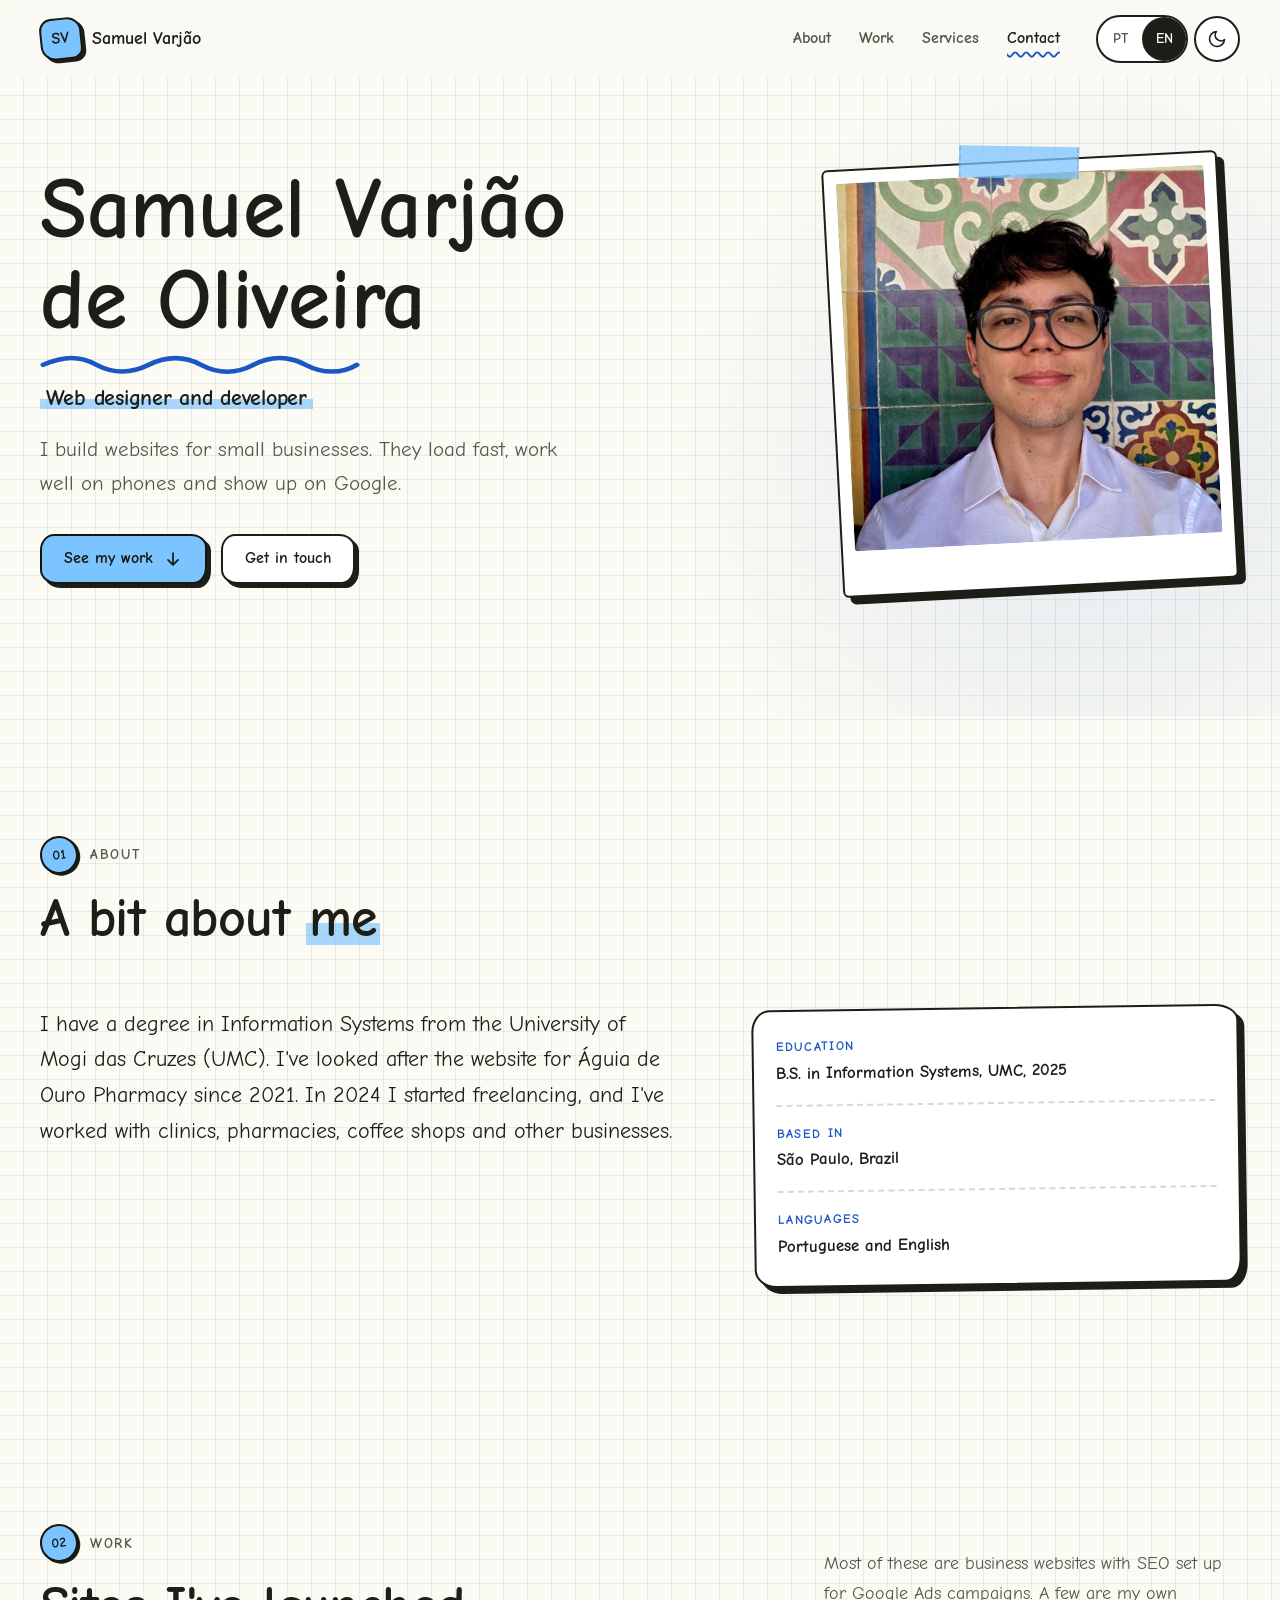
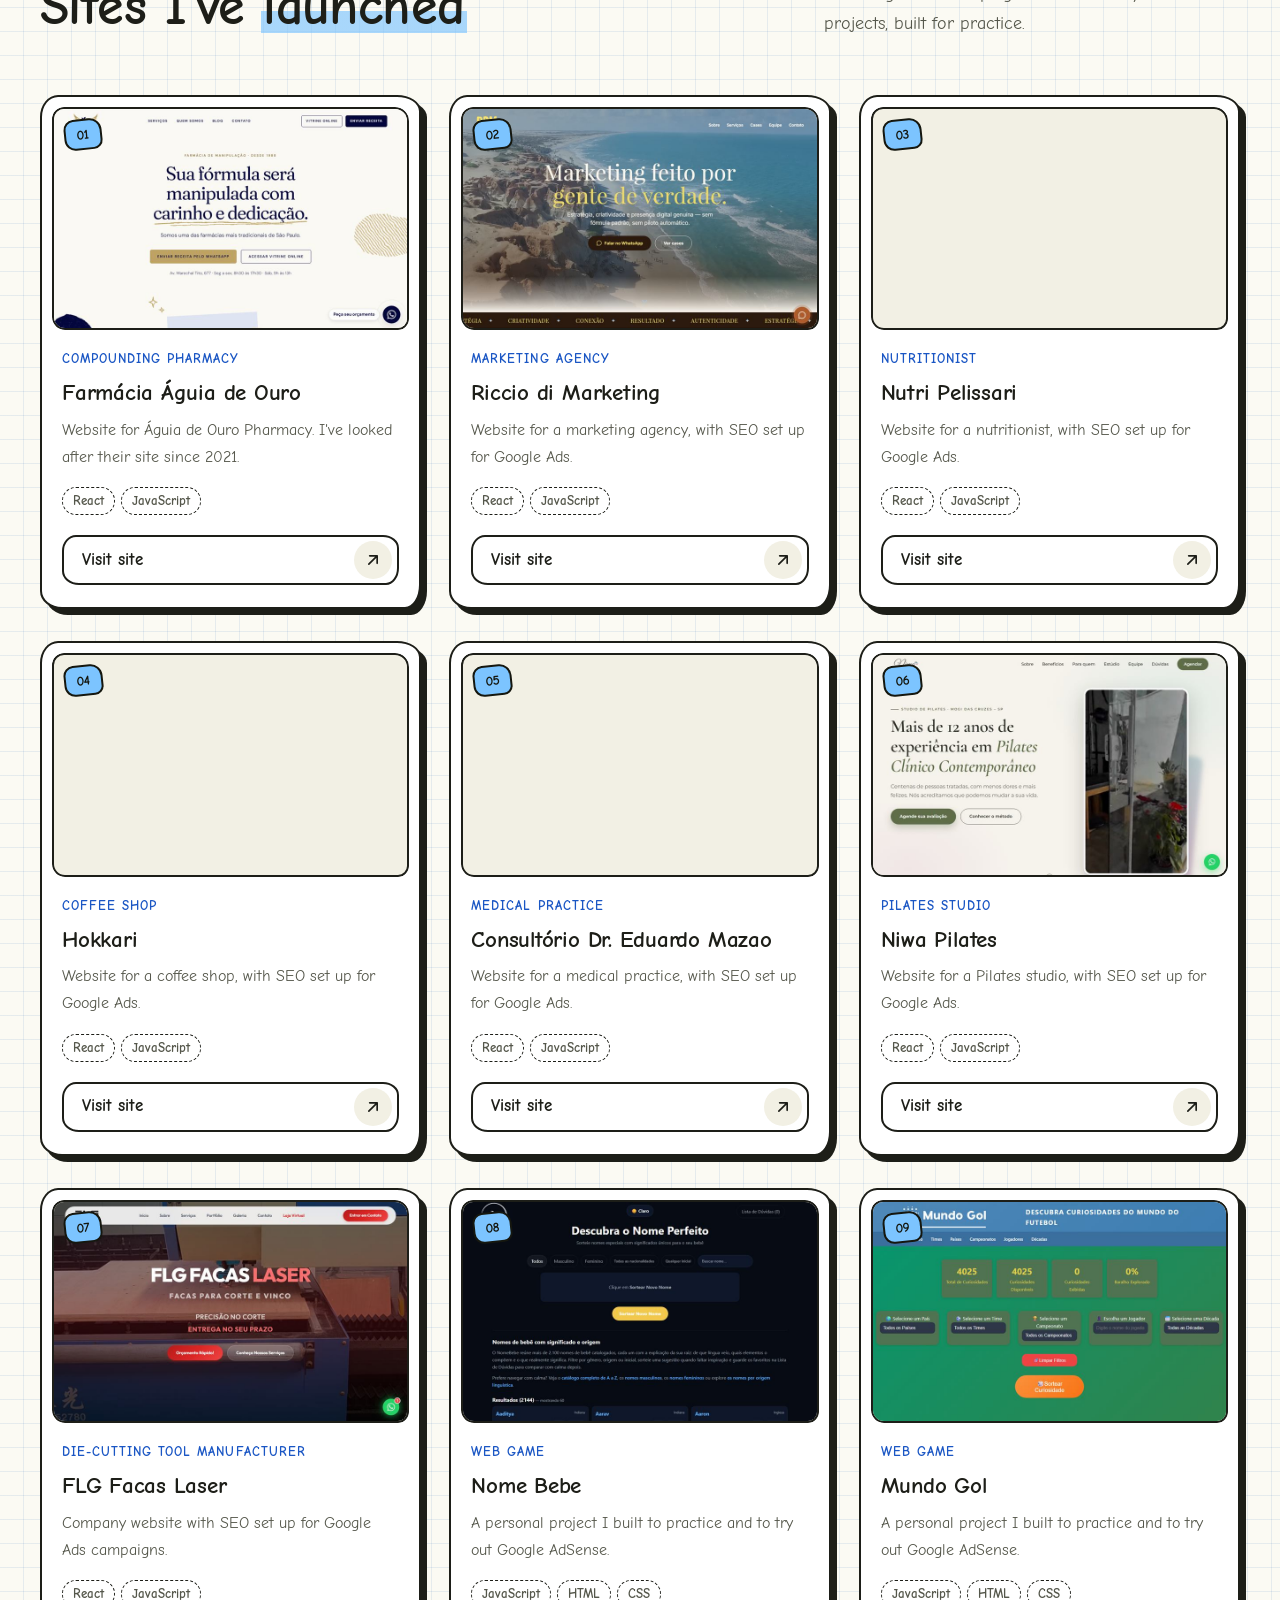
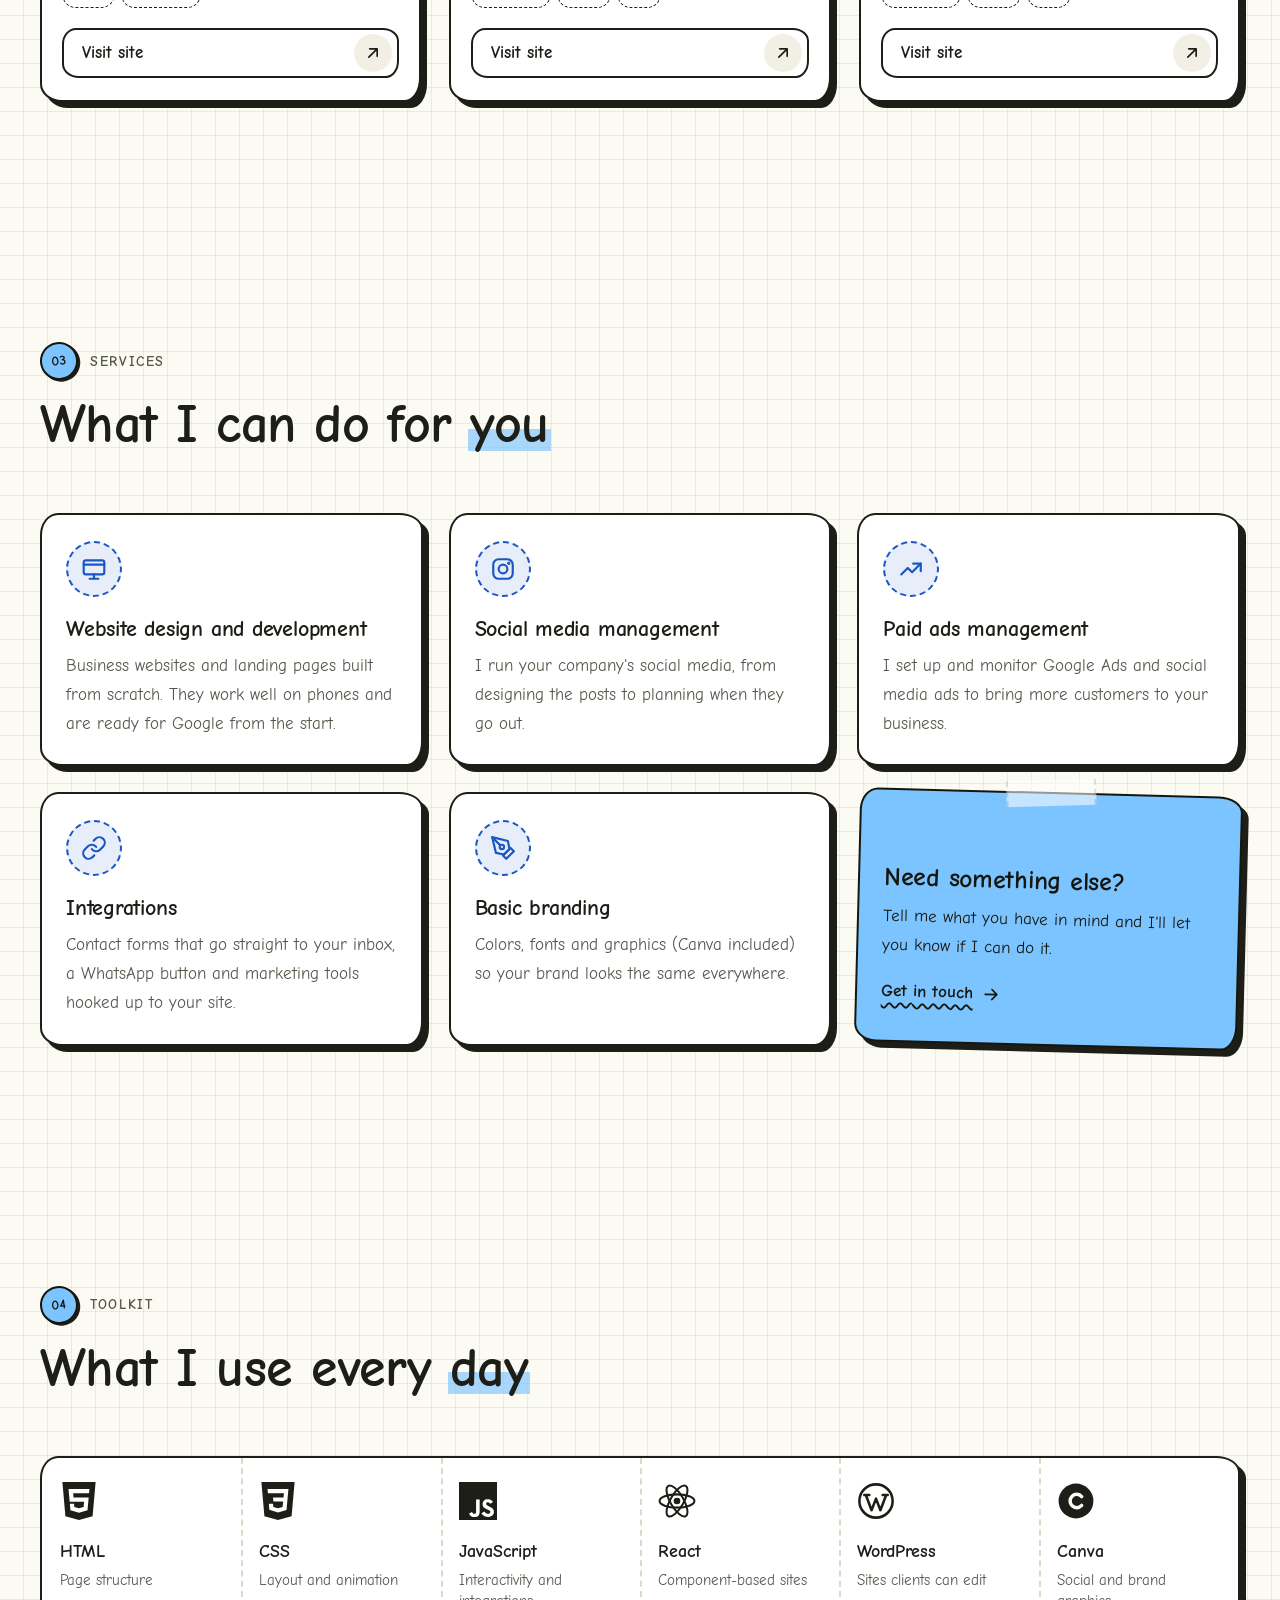
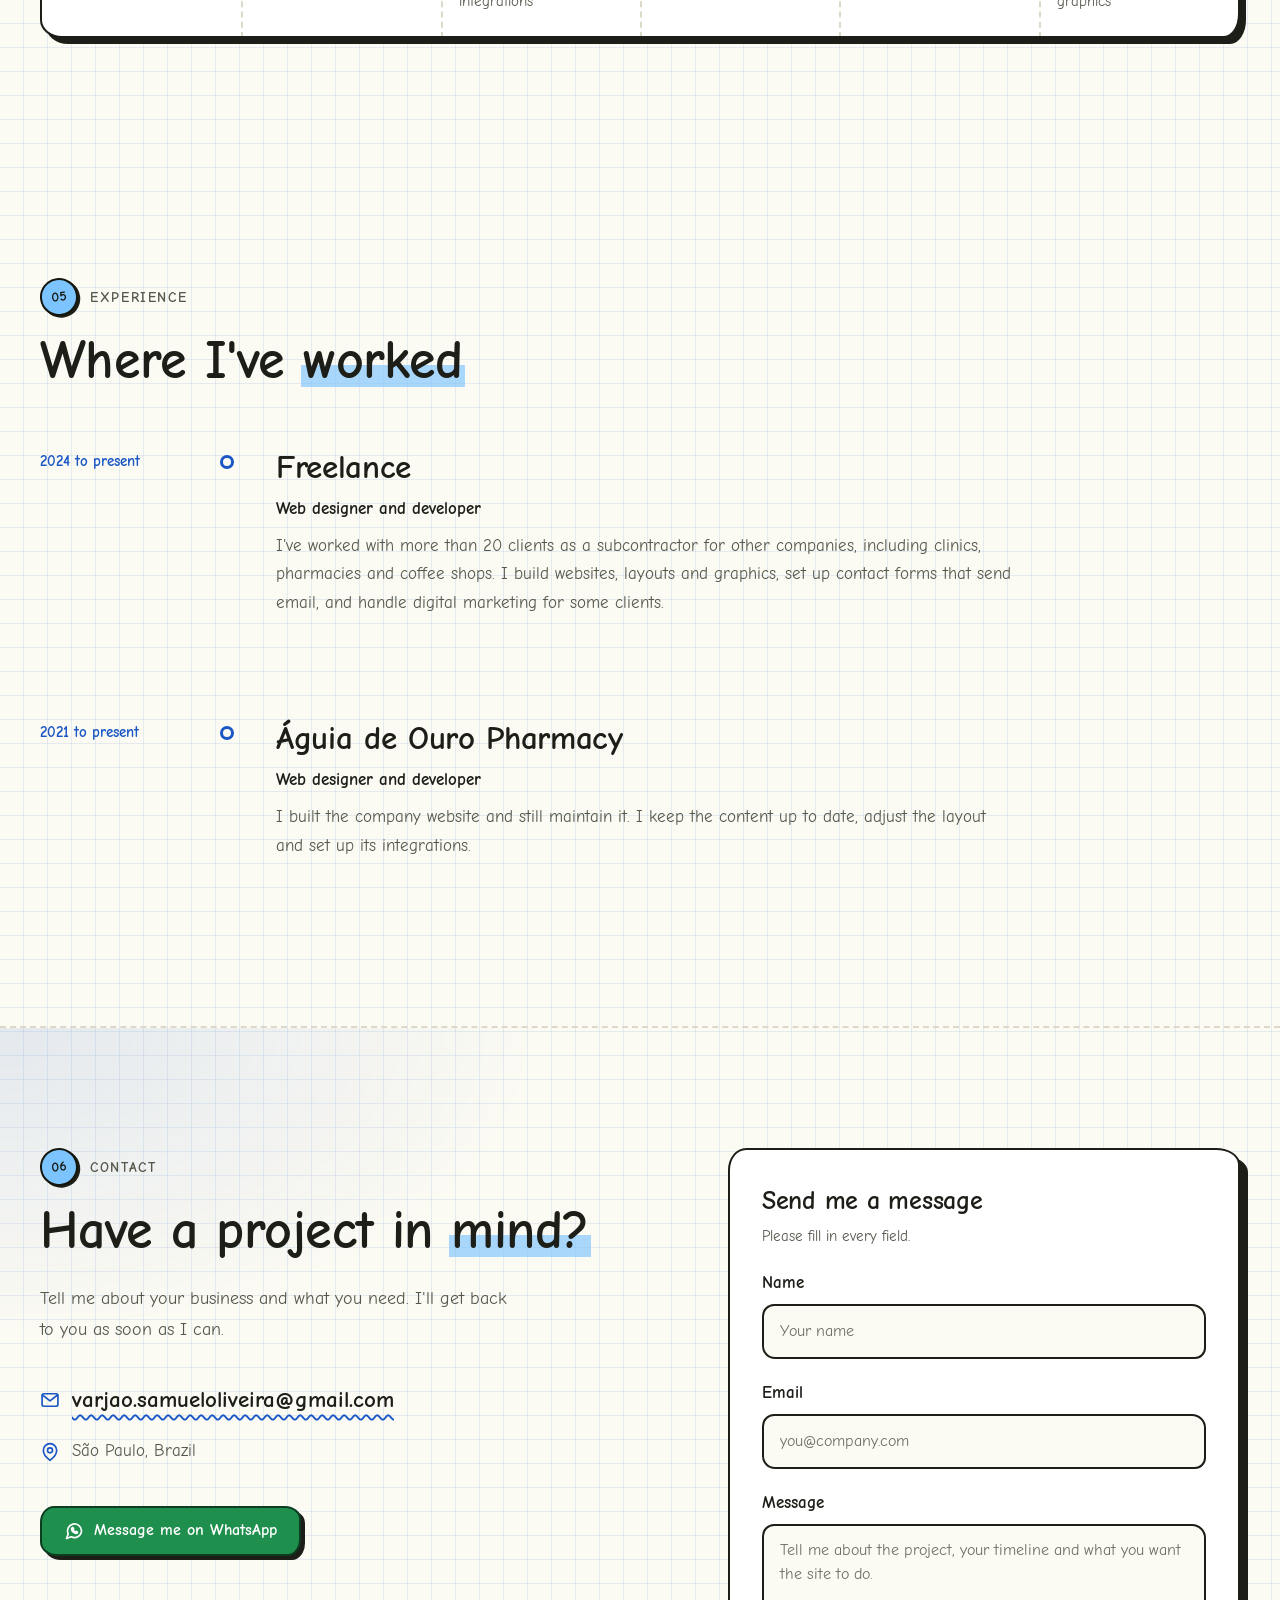
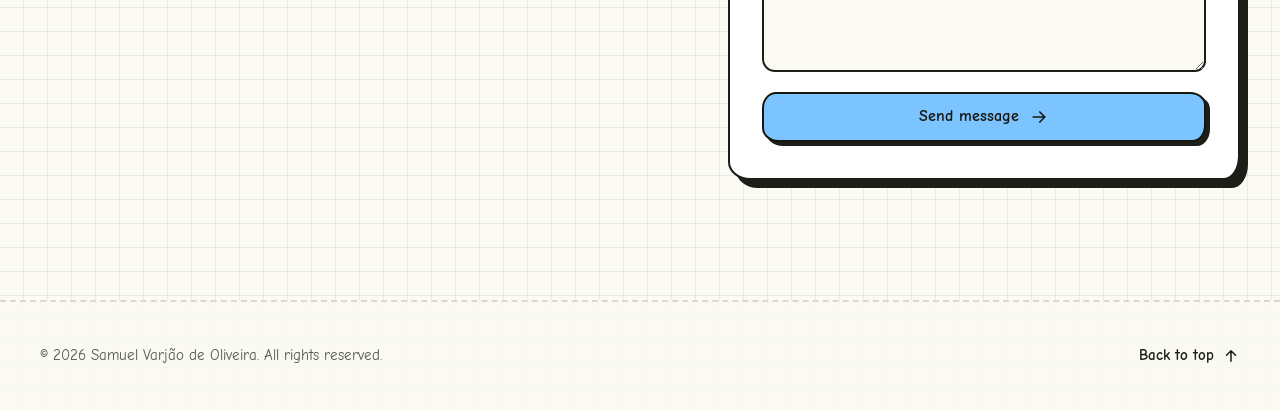
<file: index.html>
<!doctype html>
<html lang="pt-BR" data-theme="light">
<head>
  <meta charset="utf-8">
  <meta name="viewport" content="width=device-width, initial-scale=1">

  <!--
    SEO e Open Graph.
    Estes valores (em português) são lidos por Google, WhatsApp, LinkedIn etc.
    antes do JavaScript rodar. Ao trocar o idioma, o main.js atualiza o título,
    a descrição e as tags og: com os textos de assets/js/i18n.js.
    ► Se o endereço do site for diferente de https://samuelvarjao.github.io/,
      troque a URL nas tags "canonical", "alternate", "og:url" e "og:image".
  -->
  <title>Samuel Varjão | Web Designer e Desenvolvedor Web em São Paulo</title>
  <meta name="description" content="Portfólio de Samuel Varjão de Oliveira, web designer e desenvolvedor web. Faço sites institucionais para clínicas, farmácias, cafeterias e outros pequenos negócios.">
  <meta name="author" content="Samuel Varjão de Oliveira">
  <meta name="theme-color" content="#fbfaf3">
  <link rel="canonical" href="https://samuelvarjao.github.io/">
  <link rel="alternate" hreflang="pt-BR" href="https://samuelvarjao.github.io/">
  <link rel="alternate" hreflang="en" href="https://samuelvarjao.github.io/?lang=en">
  <link rel="alternate" hreflang="x-default" href="https://samuelvarjao.github.io/">

  <meta property="og:type" content="website">
  <meta property="og:site_name" content="Samuel Varjão">
  <meta property="og:url" content="https://samuelvarjao.github.io/">
  <meta property="og:title" content="Samuel Varjão | Web Designer e Desenvolvedor Web em São Paulo">
  <meta property="og:description" content="Portfólio de Samuel Varjão de Oliveira, web designer e desenvolvedor web. Faço sites institucionais para clínicas, farmácias, cafeterias e outros pequenos negócios.">
  <meta property="og:image" content="https://samuelvarjao.github.io/assets/img/og-image.png">
  <meta property="og:image:width" content="1200">
  <meta property="og:image:height" content="630">
  <meta property="og:image:alt" content="Samuel Varjão, web designer e desenvolvedor web">
  <meta property="og:locale" content="pt_BR">
  <meta property="og:locale:alternate" content="en_US">
  <meta name="twitter:card" content="summary_large_image">
  <meta name="twitter:title" content="Samuel Varjão | Web Designer e Desenvolvedor Web em São Paulo">
  <meta name="twitter:description" content="Portfólio de Samuel Varjão de Oliveira, web designer e desenvolvedor web. Faço sites institucionais para clínicas, farmácias, cafeterias e outros pequenos negócios.">
  <meta name="twitter:image" content="https://samuelvarjao.github.io/assets/img/og-image.png">

  <link rel="icon" href="assets/img/favicon.svg" type="image/svg+xml">
  <link rel="icon" href="assets/img/favicon-32.png" type="image/png" sizes="32x32">
  <link rel="apple-touch-icon" href="assets/img/apple-touch-icon.png">

  <!-- Aplica tema e idioma salvos antes da página aparecer (evita "piscar"). -->
  <script>
    (function () {
      var d = document.documentElement;
      d.classList.add("js");
      try {
        var t = localStorage.getItem("sv-theme");
        if (t === "light" || t === "dark") d.setAttribute("data-theme", t);
      } catch (e) {}
    })();
  </script>

  <!-- Fonte: Comic Sans (já instalada no Windows e no macOS). Em celulares sem ela,
       o CSS baixa a Comic Neue, uma versão aberta e bem parecida (assets/fonts). -->
  <link rel="stylesheet" href="assets/css/style.css">


  <script type="application/ld+json">
  {
    "@context": "https://schema.org",
    "@type": "Person",
    "name": "Samuel Varjão de Oliveira",
    "jobTitle": "Web Designer e Desenvolvedor Web",
    "email": "mailto:varjao.samueloliveira@gmail.com",
    "url": "https://samuelvarjao.github.io/",
    "image": "https://samuelvarjao.github.io/assets/img/samuel-varjao-880.jpg",
    "address": { "@type": "PostalAddress", "addressLocality": "São Paulo", "addressRegion": "SP", "addressCountry": "BR" },
    "alumniOf": { "@type": "CollegeOrUniversity", "name": "Universidade de Mogi das Cruzes" },
    "knowsLanguage": ["pt-BR", "en"],
    "knowsAbout": ["Web Design", "Desenvolvimento Web", "HTML", "CSS", "JavaScript", "React", "WordPress", "SEO"]
  }
  </script>
</head>
<body>
  <a class="skip-link" href="#main" data-i18n="a11y.skip"></a>

  <!-- ===================== TOPO ===================== -->
  <header class="site-header" id="top">
    <div class="container header-inner">
      <a class="brand" href="#top">
        <span class="brand-mark" aria-hidden="true">SV</span>
        <span class="brand-name" data-i18n="brand"></span>
      </a>

      <nav class="site-nav" id="site-nav" data-i18n-attr="aria-label:a11y.navLabel">
        <ul class="nav-list">
          <li><a class="nav-link" href="#sobre" data-i18n="nav.about"></a></li>
          <li><a class="nav-link" href="#projetos" data-i18n="nav.projects"></a></li>
          <li><a class="nav-link" href="#servicos" data-i18n="nav.services"></a></li>
          <li><a class="nav-link" href="#contato" data-i18n="nav.contact"></a></li>
        </ul>
      </nav>

      <div class="header-actions">
        <div class="lang-switch" role="group" data-i18n-attr="aria-label:a11y.langGroup">
          <button class="lang-btn" type="button" data-set-lang="pt" lang="pt-BR">PT<span class="sr-only">, <span data-i18n="a11y.langPt"></span></span></button>
          <button class="lang-btn" type="button" data-set-lang="en" lang="en">EN<span class="sr-only">, <span data-i18n="a11y.langEn"></span></span></button>
        </div>

        <button class="icon-btn theme-toggle" type="button" id="theme-toggle">
          <svg class="icon icon-sun" viewBox="0 0 24 24" aria-hidden="true"><circle cx="12" cy="12" r="4"/><path d="M12 2v2M12 20v2M4.93 4.93l1.41 1.41M17.66 17.66l1.41 1.41M2 12h2M20 12h2M4.93 19.07l1.41-1.41M17.66 6.34l1.41-1.41"/></svg>
          <svg class="icon icon-moon" viewBox="0 0 24 24" aria-hidden="true"><path d="M21 12.8A9 9 0 1 1 11.2 3a7 7 0 0 0 9.8 9.8z"/></svg>
        </button>

        <button class="icon-btn menu-toggle" type="button" id="menu-toggle" aria-expanded="false" aria-controls="site-nav">
          <svg class="icon icon-menu" viewBox="0 0 24 24" aria-hidden="true"><path d="M4 7h16M4 12h16M4 17h10"/></svg>
          <svg class="icon icon-close" viewBox="0 0 24 24" aria-hidden="true"><path d="M6 6l12 12M18 6L6 18"/></svg>
        </button>
      </div>
    </div>
    <div class="scroll-progress" id="scroll-progress" aria-hidden="true"></div>
  </header>

  <main id="main" tabindex="-1">

    <!-- ===================== HERO ===================== -->
    <section class="hero" aria-labelledby="hero-title">
      <div class="hero-bg" aria-hidden="true"></div>
      <div class="container hero-grid">
        <div class="hero-content">
          <h1 class="hero-title" id="hero-title">
            <span class="hero-name" data-i18n="hero.name" data-split></span>
            <svg class="squiggle" viewBox="0 0 300 20" preserveAspectRatio="none" aria-hidden="true"><path d="M3 12c20-10 34-10 50 0s32 10 49 0 33-10 49 0 33 10 49 0 33-10 49 0 34 10 48 0"/></svg>
            <span class="hero-role" data-i18n="hero.role"></span>
          </h1>
          <p class="hero-lead" data-i18n="hero.lead"></p>
          <div class="hero-cta">
            <a class="btn btn-primary" href="#projetos">
              <span data-i18n="hero.ctaProjects"></span>
              <svg class="icon" viewBox="0 0 24 24" aria-hidden="true"><path d="M12 5v14M6 13l6 6 6-6"/></svg>
            </a>
            <!-- Leva ao WhatsApp (número em assets/js/config.js) -->
            <a class="btn btn-ghost" href="#contato" data-whatsapp>
              <span data-i18n="hero.ctaContact"></span>
              <span class="sr-only" data-i18n="a11y.newTab"></span>
            </a>
          </div>
        </div>

        <div class="hero-panel">
          <!-- Foto em estilo polaroide. Para trocar, substitua samuel-varjao-480.jpg e -880.jpg (quadrados). -->
          <figure class="portrait">
            <div class="portrait-photo">
              <img src="assets/img/samuel-varjao-480.jpg"
                   srcset="assets/img/samuel-varjao-480.jpg 480w, assets/img/samuel-varjao-880.jpg 880w"
                   sizes="(min-width: 1024px) 380px, (min-width: 480px) 380px, calc(100vw - 64px)"
                   width="880" height="880" fetchpriority="high" decoding="async"
                   alt="" data-i18n-attr="alt:hero.photoAlt">
            </div>
          </figure>
        </div>
      </div>
    </section>

    <!-- ===================== SOBRE ===================== -->
    <section class="section" id="sobre" aria-labelledby="about-title">
      <div class="container">
        <div class="section-head reveal" data-reveal="fade">
          <p class="eyebrow"><span class="eyebrow-num">01</span><span data-i18n="about.eyebrow"></span></p>
          <h2 class="section-title" id="about-title" data-i18n="about.title" data-split></h2>
        </div>
        <div class="about-grid">
          <div class="about-text reveal">
            <p data-i18n="about.p1"></p>
          </div>
          <dl class="facts reveal" data-reveal="fade">
            <div class="fact"><dt data-i18n="about.factEducation"></dt><dd data-i18n="about.factEducationValue"></dd></div>
            <div class="fact"><dt data-i18n="about.factLocation"></dt><dd data-i18n="about.factLocationValue"></dd></div>
            <div class="fact"><dt data-i18n="about.factLanguages"></dt><dd data-i18n="about.factLanguagesValue"></dd></div>          </dl>
        </div>
      </div>
    </section>

    <!-- ===================== PROJETOS ===================== -->
    <!-- Os cards são gerados a partir de assets/js/projects.js -->
    <section class="section" id="projetos" aria-labelledby="projects-title">
      <div class="container">
        <div class="section-head section-head--split reveal" data-reveal="fade">
          <div>
            <p class="eyebrow"><span class="eyebrow-num">02</span><span data-i18n="projects.eyebrow"></span></p>
            <h2 class="section-title" id="projects-title" data-i18n="projects.title" data-split></h2>
          </div>
          <p class="section-intro" data-i18n="projects.intro"></p>
        </div>
        <ul class="projects-grid" id="projects-grid"></ul>
      </div>
    </section>

    <!-- ===================== SERVIÇOS ===================== -->
    <section class="section" id="servicos" aria-labelledby="services-title">
      <div class="container">
        <div class="section-head reveal" data-reveal="fade">
          <p class="eyebrow"><span class="eyebrow-num">03</span><span data-i18n="services.eyebrow"></span></p>
          <h2 class="section-title" id="services-title" data-i18n="services.title" data-split></h2>
        </div>
        <ul class="services-grid">
          <li class="service-card reveal">
            <span class="service-icon" aria-hidden="true"><svg class="icon" viewBox="0 0 24 24"><rect x="2.5" y="4" width="19" height="13" rx="2"/><path d="M8 21h8M12 17v4M2.5 8h19"/></svg></span>
            <h3 data-i18n="services.webTitle"></h3>
            <p data-i18n="services.webText"></p>
          </li>
          <li class="service-card reveal">
            <!-- Ícone do Instagram -->
            <span class="service-icon" aria-hidden="true"><svg class="icon" viewBox="0 0 24 24"><rect x="3" y="3" width="18" height="18" rx="5"/><circle cx="12" cy="12" r="4"/><circle cx="17.3" cy="6.7" r=".6" fill="currentColor"/></svg></span>
            <h3 data-i18n="services.socialTitle"></h3>
            <p data-i18n="services.socialText"></p>
          </li>
          <li class="service-card reveal">
            <!-- Ícone de gráfico subindo (tráfego pago) -->
            <span class="service-icon" aria-hidden="true"><svg class="icon" viewBox="0 0 24 24"><path d="M3 17l6-6 4 4 8-8"/><path d="M14 7h7v7"/></svg></span>
            <h3 data-i18n="services.adsTitle"></h3>
            <p data-i18n="services.adsText"></p>
          </li>
          <li class="service-card reveal">
            <span class="service-icon" aria-hidden="true"><svg class="icon" viewBox="0 0 24 24"><path d="M10 13a5 5 0 0 0 7.54.54l3-3a5 5 0 0 0-7.07-7.07l-1.72 1.71"/><path d="M14 11a5 5 0 0 0-7.54-.54l-3 3a5 5 0 0 0 7.07 7.07l1.71-1.71"/></svg></span>
            <h3 data-i18n="services.integrationsTitle"></h3>
            <p data-i18n="services.integrationsText"></p>
          </li>
          <li class="service-card reveal">
            <span class="service-icon" aria-hidden="true"><svg class="icon" viewBox="0 0 24 24"><path d="M12 19l7-7 3 3-7 7-3-3z"/><path d="M18 13l-1.5-7.5L2 2l3.5 14.5L13 18l5-5z"/><path d="M2 2l7.59 7.59"/><circle cx="11" cy="11" r="2"/></svg></span>
            <h3 data-i18n="services.identityTitle"></h3>
            <p data-i18n="services.identityText"></p>
          </li>
          <li class="service-card service-card--cta reveal">
            <h3 data-i18n="services.ctaTitle"></h3>
            <p data-i18n="services.ctaText"></p>
            <a class="text-link" href="#contato" data-whatsapp>
              <span data-i18n="services.ctaLink"></span>
              <span class="sr-only" data-i18n="a11y.newTab"></span>
              <svg class="icon" viewBox="0 0 24 24" aria-hidden="true"><path d="M5 12h14M13 6l6 6-6 6"/></svg>
            </a>
          </li>
        </ul>
      </div>
    </section>

    <!-- ===================== TECNOLOGIAS ===================== -->
    <section class="section section--tight" id="tecnologias" aria-labelledby="tech-title">
      <div class="container">
        <div class="section-head reveal" data-reveal="fade">
          <p class="eyebrow"><span class="eyebrow-num">04</span><span data-i18n="tech.eyebrow"></span></p>
          <h2 class="section-title" id="tech-title" data-i18n="tech.title" data-split></h2>
        </div>
        <ul class="tech-grid">
          <li class="tech-item reveal" data-reveal="scale" style="--brand:#e34f26">
            <svg class="tech-icon" viewBox="0 0 24 24" aria-hidden="true"><path fill="currentColor" d="M1.5 0h21l-1.91 21.563L11.977 24l-8.564-2.438L1.5 0zm7.031 9.75l-.232-2.718 10.059.003.23-2.622L5.412 4.41l.698 8.01h9.126l-.326 3.426-2.91.804-2.955-.81-.188-2.11H6.248l.33 4.171L12 19.351l5.379-1.443.744-8.157H8.531z"/></svg>
            <span class="tech-name" data-i18n="tech.htmlName"></span>
            <span class="tech-text" data-i18n="tech.htmlText"></span>
          </li>
          <li class="tech-item reveal" data-reveal="scale" style="--brand:#2965f1">
            <svg class="tech-icon" viewBox="0 0 24 24" aria-hidden="true"><path fill="currentColor" d="M1.5 0h21l-1.91 21.563L11.977 24l-8.565-2.438L1.5 0zm17.09 4.413L5.41 4.41l.213 2.622 10.125.002-.255 2.716h-6.64l.24 2.573h6.182l-.366 3.523-2.91.804-2.956-.81-.188-2.11h-2.61l.29 3.855L12 19.288l5.373-1.53L18.59 4.414z"/></svg>
            <span class="tech-name" data-i18n="tech.cssName"></span>
            <span class="tech-text" data-i18n="tech.cssText"></span>
          </li>
          <li class="tech-item reveal" data-reveal="scale" style="--brand:#f0db4f">
            <svg class="tech-icon" viewBox="0 0 24 24" aria-hidden="true"><path fill="currentColor" d="M0 0h24v24H0V0zm22.034 18.276c-.175-1.095-.888-2.015-3.003-2.873-.736-.345-1.554-.585-1.797-1.14-.091-.33-.105-.51-.046-.705.15-.646.915-.84 1.515-.66.39.12.75.42.976.9 1.034-.676 1.034-.676 1.755-1.125-.27-.42-.404-.601-.586-.78-.63-.705-1.469-1.065-2.834-1.034l-.705.089c-.676.165-1.32.525-1.71 1.005-1.14 1.291-.811 3.541.569 4.471 1.365 1.02 3.361 1.244 3.616 2.205.24 1.17-.87 1.545-1.966 1.41-.811-.18-1.26-.586-1.755-1.336l-1.83 1.051c.21.48.45.689.81 1.109 1.74 1.756 6.09 1.666 6.871-1.004.029-.09.24-.705.074-1.65l.046.067zm-8.983-7.245h-2.248c0 1.938-.009 3.864-.009 5.805 0 1.232.063 2.363-.138 2.711-.33.689-1.18.601-1.566.48-.396-.196-.597-.466-.83-.855-.063-.105-.11-.196-.127-.196l-1.825 1.125c.305.63.75 1.172 1.324 1.517.855.51 2.004.675 3.207.405.783-.226 1.458-.691 1.811-1.411.51-.93.402-2.07.397-3.346.012-2.054 0-4.109 0-6.179l.004-.056z"/></svg>
            <span class="tech-name" data-i18n="tech.jsName"></span>
            <span class="tech-text" data-i18n="tech.jsText"></span>
          </li>
          <li class="tech-item reveal" data-reveal="scale" style="--brand:#61dafb">
            <svg class="tech-icon" viewBox="0 0 24 24" aria-hidden="true"><g fill="none" stroke="currentColor" stroke-width="1.3"><ellipse cx="12" cy="12" rx="11" ry="4.2"/><ellipse cx="12" cy="12" rx="11" ry="4.2" transform="rotate(60 12 12)"/><ellipse cx="12" cy="12" rx="11" ry="4.2" transform="rotate(120 12 12)"/></g><circle cx="12" cy="12" r="2.1" fill="currentColor"/></svg>
            <span class="tech-name" data-i18n="tech.reactName"></span>
            <span class="tech-text" data-i18n="tech.reactText"></span>
          </li>
          <li class="tech-item reveal" data-reveal="scale" style="--brand:#3b8fc4">
            <svg class="tech-icon" viewBox="0 0 24 24" aria-hidden="true"><g fill="none" stroke="currentColor" stroke-width="1.6" stroke-linecap="round" stroke-linejoin="round"><circle cx="12" cy="12" r="10.5"/><path d="M5.6 8.2l3.6 9.6 2.8-7.3 2.8 7.3 3.6-9.6M4.6 8.2h3.2M16.2 8.2h3.2"/></g></svg>
            <span class="tech-name" data-i18n="tech.wordpressName"></span>
            <span class="tech-text" data-i18n="tech.wordpressText"></span>
          </li>
          <li class="tech-item reveal" data-reveal="scale" style="--brand:#00c4cc">
            <svg class="tech-icon" viewBox="0 0 24 24" aria-hidden="true"><circle cx="12" cy="12" r="11" fill="currentColor"/><path d="M15.6 9.2a4.2 4.2 0 1 0 0 5.6" fill="none" stroke="var(--bg)" stroke-width="2.2" stroke-linecap="round"/></svg>
            <span class="tech-name" data-i18n="tech.canvaName"></span>
            <span class="tech-text" data-i18n="tech.canvaText"></span>
          </li>
        </ul>
      </div>
    </section>

    <!-- ===================== EXPERIÊNCIA ===================== -->
    <section class="section" id="experiencia" aria-labelledby="experience-title">
      <div class="container">
        <div class="section-head reveal" data-reveal="fade">
          <p class="eyebrow"><span class="eyebrow-num">05</span><span data-i18n="experience.eyebrow"></span></p>
          <h2 class="section-title" id="experience-title" data-i18n="experience.title" data-split></h2>
        </div>
        <ol class="timeline">
          <li class="timeline-item reveal" data-reveal="left">
            <p class="timeline-period"><time datetime="2024">2024</time> <span data-i18n="experience.toPresent"></span></p>
            <div class="timeline-body">
              <h3 class="timeline-company" data-i18n="experience.freelaCompany"></h3>
              <p class="timeline-role" data-i18n="experience.freelaRole"></p>
              <p data-i18n="experience.freelaText"></p>
              <ul class="tags">
                <li data-i18n="experience.freelaTag1"></li>
                <li data-i18n="experience.freelaTag2"></li>
                <li data-i18n="experience.freelaTag3"></li>
                <li data-i18n="experience.freelaTag4"></li>
              </ul>
            </div>
          </li>
          <li class="timeline-item reveal" data-reveal="left">
            <p class="timeline-period"><time datetime="2021">2021</time> <span data-i18n="experience.toPresent"></span></p>
            <div class="timeline-body">
              <h3 class="timeline-company" data-i18n="experience.aguiaCompany"></h3>
              <p class="timeline-role" data-i18n="experience.aguiaRole"></p>
              <p data-i18n="experience.aguiaText"></p>
              <ul class="tags">
                <li data-i18n="experience.aguiaTag1"></li>
                <li data-i18n="experience.aguiaTag2"></li>
                <li data-i18n="experience.aguiaTag3"></li>
              </ul>
            </div>
          </li>
        </ol>
      </div>
    </section>

    <!-- ===================== CONTATO ===================== -->
    <section class="section section-contact" id="contato" aria-labelledby="contact-title">
      <div class="container contact-grid">
        <div class="contact-info reveal" data-reveal="fade">
          <p class="eyebrow"><span class="eyebrow-num">06</span><span data-i18n="contact.eyebrow"></span></p>
          <h2 class="section-title" id="contact-title" data-i18n="contact.title" data-split></h2>
          <p class="contact-lead" data-i18n="contact.lead"></p>

          <ul class="contact-list">
            <li>
              <svg class="icon" viewBox="0 0 24 24" aria-hidden="true"><rect x="2.5" y="4.5" width="19" height="15" rx="2"/><path d="M3 6l9 7 9-7"/></svg>
              <span class="sr-only" data-i18n="contact.emailLabel"></span>
              <a class="contact-email" id="contact-email" href="#"></a>
            </li>
            <li>
              <svg class="icon" viewBox="0 0 24 24" aria-hidden="true"><path d="M20 10c0 6.5-8 12-8 12s-8-5.5-8-12a8 8 0 0 1 16 0z"/><circle cx="12" cy="10" r="3"/></svg>
              <span data-i18n="contact.location"></span>
            </li>
          </ul>

          <!-- O link do WhatsApp é montado com o número de assets/js/config.js -->
          <a class="btn btn-whatsapp" id="whatsapp-link" href="#" target="_blank" rel="noopener noreferrer" hidden>
            <svg class="icon" viewBox="0 0 24 24" aria-hidden="true"><path d="M21 11.5a8.4 8.4 0 0 1-12.3 7.4L3 21l2-5.5A8.4 8.4 0 1 1 21 11.5z"/><path d="M9 8.8c0 3.4 2.8 6.2 6.2 6.2l1.1-1.6-1.9-1-1 .8a4.4 4.4 0 0 1-2.6-2.6l.8-1-1-1.9z"/></svg>
            <span data-i18n="contact.whatsapp"></span>
            <span class="sr-only" data-i18n="a11y.newTab"></span>
          </a>
        </div>

        <!-- Formulário enviado pelo Formspree (configure o ID em assets/js/config.js) -->
        <form class="contact-form reveal" data-reveal="right" id="contact-form" novalidate aria-labelledby="form-title">
          <h3 class="form-title" id="form-title" data-i18n="form.title"></h3>
          <p class="form-note" data-i18n="form.required"></p>

          <div class="field">
            <label for="f-name" data-i18n="form.name"></label>
            <input id="f-name" name="name" type="text" autocomplete="name" required minlength="2" aria-describedby="f-name-error" data-i18n-attr="placeholder:form.namePlaceholder">
            <p class="field-error" id="f-name-error"></p>
          </div>

          <div class="field">
            <label for="f-email" data-i18n="form.email"></label>
            <input id="f-email" name="email" type="email" autocomplete="email" inputmode="email" required aria-describedby="f-email-error" data-i18n-attr="placeholder:form.emailPlaceholder">
            <p class="field-error" id="f-email-error"></p>
          </div>

          <div class="field">
            <label for="f-message" data-i18n="form.message"></label>
            <textarea id="f-message" name="message" rows="5" required minlength="10" aria-describedby="f-message-error" data-i18n-attr="placeholder:form.messagePlaceholder"></textarea>
            <p class="field-error" id="f-message-error"></p>
          </div>

          <!-- Campo anti-spam: invisível para pessoas, bots costumam preencher. -->
          <div class="hp" aria-hidden="true">
            <label for="f-company" data-i18n="form.honeypot"></label>
            <input id="f-company" name="_gotcha" type="text" tabindex="-1" autocomplete="off">
          </div>

          <button class="btn btn-primary btn-block" type="submit" id="form-submit">
            <span data-i18n="form.submit"></span>
            <svg class="icon" viewBox="0 0 24 24" aria-hidden="true"><path d="M5 12h14M13 6l6 6-6 6"/></svg>
          </button>
          <p class="form-status" id="form-status" role="status" aria-live="polite"></p>
        </form>
      </div>
    </section>
  </main>

  <!-- ===================== RODAPÉ ===================== -->
  <footer class="site-footer">
    <div class="container footer-inner">
      <p class="footer-copy">© <span id="year"></span> <span data-i18n="footer.name"></span>. <span data-i18n="footer.rights"></span></p>      <a class="back-top" href="#top">
        <span data-i18n="footer.top"></span>
        <svg class="icon" viewBox="0 0 24 24" aria-hidden="true"><path d="M12 19V5M6 11l6-6 6 6"/></svg>
      </a>
    </div>
  </footer>

  <noscript>
    <p class="noscript">Ative o JavaScript para ver o conteúdo completo. · Please enable JavaScript to see the full content. · <a href="mailto:varjao.samueloliveira@gmail.com">varjao.samueloliveira@gmail.com</a></p>
  </noscript>
  <!-- Scripts no fim do body: os textos são aplicados antes da primeira pintura. -->
  <script src="assets/js/config.js"></script>
  <script src="assets/js/i18n.js"></script>
  <script src="assets/js/projects.js"></script>
  <script src="assets/js/main.js"></script>
</body>
</html>
</file>
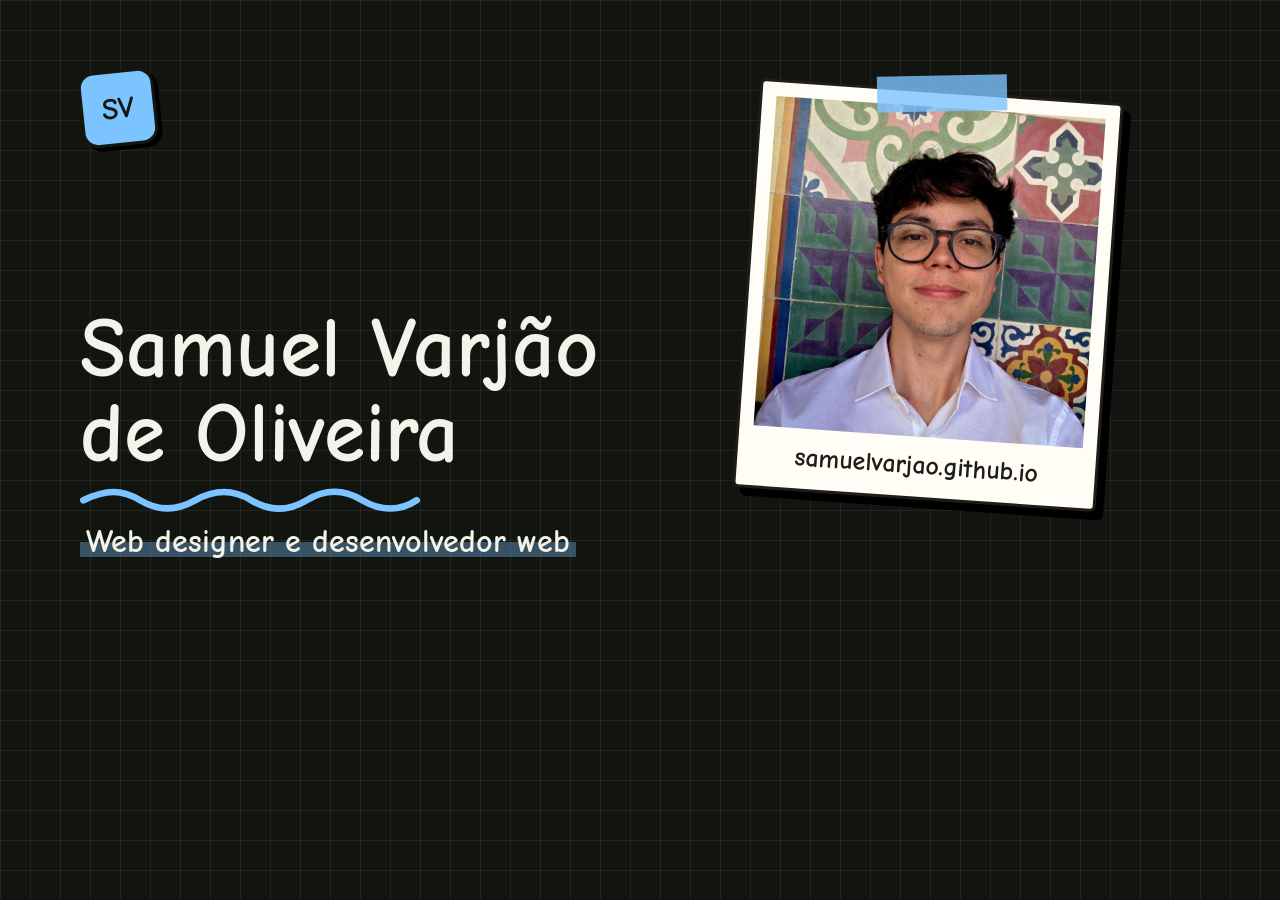
<file: tools/og-image.html>
<!doctype html>
<!--
  Modelo da imagem de compartilhamento (Open Graph), 1200x630.
  Edite os textos abaixo e rode tools\build-images.ps1 para gerar
  assets/img/og-image.png e os ícones.
-->
<html lang="pt-BR">
<head>
<meta charset="utf-8">
<style>
  @font-face { font-family: "Comic Neue"; font-weight: 700; src: url("../assets/fonts/comic-neue-700.woff2") format("woff2"); }
  html, body { margin: 0; width: 1200px; height: 630px; overflow: hidden; }
  body {
    position: relative;
    background-color: #121410;
    background-image: linear-gradient(rgba(244,243,234,.07) 1px, transparent 1px),
                      linear-gradient(90deg, rgba(244,243,234,.07) 1px, transparent 1px);
    background-size: 30px 30px;
    color: #f4f3ea;
    font-family: "Comic Sans MS", "Comic Neue", cursive;
  }
  .wrap { position: absolute; inset: 70px 80px; display: flex; flex-direction: column; width: 640px; }
  .mark {
    display: grid; place-items: center; width: 70px; height: 70px; border-radius: 16px;
    border: 3px solid #15170f; background: #7cc4ff; color: #15170f;
    font-size: 30px; font-weight: 700; transform: rotate(-6deg); box-shadow: 4px 4px 0 #000;
  }
  h1 { margin: auto 0 0; font-size: 84px; line-height: 1.02; font-weight: 700; }
  svg { width: 340px; height: 22px; margin: 10px 0 6px; overflow: visible; }
  svg path { fill: none; stroke: #7cc4ff; stroke-width: 6; stroke-linecap: round; }
  p { margin: 8px 0 0; font-size: 32px; font-weight: 700; }
  p span { background: linear-gradient(transparent 52%, rgba(124,196,255,.35) 52%, rgba(124,196,255,.35) 92%, transparent 92%); padding: 0 6px; }
  .polaroid {
    position: absolute; right: 90px; top: 90px; width: 330px; padding: 14px 14px 0;
    background: #fffdf6; border: 3px solid #1d1e18; border-radius: 6px;
    box-shadow: 8px 8px 0 #000; transform: rotate(4deg);
  }
  .polaroid img { display: block; width: 100%; aspect-ratio: 1; object-fit: cover; }
  .polaroid div { padding: 14px 0 16px; text-align: center; color: #1d1e18; font-size: 26px; font-weight: 700; }
  .tape { position: absolute; top: -18px; left: 50%; width: 130px; height: 36px; background: rgba(124,196,255,.8); transform: translateX(-50%) rotate(-5deg); }
</style>
</head>
<body>
  <div class="wrap">
    <div class="mark">SV</div>
    <h1>Samuel Varjão<br>de Oliveira</h1>
    <svg viewBox="0 0 300 20" preserveAspectRatio="none"><path d="M3 12c20-10 34-10 50 0s32 10 49 0 33-10 49 0 33 10 49 0 33-10 49 0 34 10 48 0"/></svg>
    <p><span>Web designer e desenvolvedor web</span></p>
  </div>
  <div class="polaroid">
    <span class="tape"></span>
    <img src="../assets/img/samuel-varjao-880.jpg" alt="">
    <div>samuelvarjao.github.io</div>
  </div>
</body>
</html>
</file>
<file: assets/css/style.css>
/* ============================================================
   Portfólio de Samuel Varjão
   Visual de caderno quadriculado: Comic Sans, contornos a "caneta",
   sombras sólidas, marca-texto e papéis colados.
   Mobile first: estilos base para celular, media queries ampliam.
   ============================================================ */

/* ---------- 0. Fonte ----------
   Comic Sans já vem no Windows e no macOS. Onde ela não existe (Android,
   iPhone), o navegador baixa a Comic Neue, versão aberta e parecida. */
@font-face {
  font-family: "Comic Neue";
  font-style: normal;
  font-weight: 400;
  font-display: swap;
  src: url("../fonts/comic-neue-400.woff2") format("woff2");
}
@font-face {
  font-family: "Comic Neue";
  font-style: normal;
  font-weight: 700;
  font-display: swap;
  src: url("../fonts/comic-neue-700.woff2") format("woff2");
}

/* ---------- 1. Tokens de design ----------
   ► COR DE DESTAQUE: troque --accent (fundo dos botões e do marca-texto)
     e --accent-text (links e detalhes) nos dois temas.
     --accent-contrast é a cor do texto em cima de --accent.        */
:root {
  --accent: #7cc4ff;
  --accent-contrast: #15170f;

  --font: "Comic Sans MS", "Comic Sans", "Comic Neue", "Chalkboard SE", cursive;

  /* Cantos levemente irregulares, como desenhados à mão */
  --radius-sm: 10px;
  --radius: 14px 18px 13px 17px / 17px 13px 18px 14px;
  --radius-lg: 18px 24px 16px 22px / 22px 16px 24px 18px;
  --stroke-w: 2px;

  --header-h: 68px;
  --gutter: 16px;
  --container: 1200px;
  --grid-size: 24px;

  --ease: cubic-bezier(.2, .7, .2, 1);
  --ease-out: cubic-bezier(.16, 1, .3, 1);
  --ease-in-out: cubic-bezier(.65, 0, .35, 1);
  --ease-bounce: cubic-bezier(.34, 1.56, .64, 1);
  --dur-reveal: 1.1s;
}

/* Tema claro (padrão): folha de caderno */
:root,
:root[data-theme="light"] {
  color-scheme: light;
  --bg: #fbfaf3;
  --surface: #ffffff;
  --surface-2: #f2f0e4;
  --border: #dcd9c8;
  --stroke: #1d1e18;
  --ink: #1d1e18;
  --text: #1d1e18;
  --text-muted: #55574b;
  --accent-text: #1a56c4;
  --accent-soft: rgba(26, 86, 196, .1);
  --marker: rgba(124, 196, 255, .65);
  --focus: #1a56c4;
  --hard: #1d1e18;
  --grid-line: rgba(60, 110, 190, .11);
  --paper: #ffffff;
  --paper-ink: #1d1e18;
  --error: #b42318;
  --error-border: #c4291c;
}

/* Tema escuro: quadro-negro quadriculado */
:root[data-theme="dark"] {
  color-scheme: dark;
  --bg: #121410;
  --surface: #1a1d16;
  --surface-2: #23271e;
  --border: #33382b;
  --stroke: #5a6249;
  --ink: #f4f3ea;
  --text: #f4f3ea;
  --text-muted: #b3b5a8;
  --accent-text: #7cc4ff;
  --accent-soft: rgba(124, 196, 255, .12);
  --marker: rgba(124, 196, 255, .32);
  --focus: #7cc4ff;
  --hard: rgba(0, 0, 0, .65);
  --grid-line: rgba(244, 243, 234, .055);
  --paper: #fffdf6;
  --paper-ink: #1d1e18;
  --error: #ff8a7f;
  --error-border: #ff6b5e;
}

/* ---------- 2. Base ---------- */
*,
*::before,
*::after { box-sizing: border-box; }

html {
  -webkit-text-size-adjust: 100%;
  text-size-adjust: 100%;
  scroll-padding-top: calc(var(--header-h) + 12px);
}

@media (prefers-reduced-motion: no-preference) {
  html { scroll-behavior: smooth; }
}

/* Fundo quadriculado leve, como papel milimetrado */
body {
  margin: 0;
  min-width: 320px;
  overflow-x: hidden;
  background-color: var(--bg);
  background-image:
    linear-gradient(var(--grid-line) 1px, transparent 1px),
    linear-gradient(90deg, var(--grid-line) 1px, transparent 1px);
  background-size: var(--grid-size) var(--grid-size);
  background-position: -1px -1px;
  color: var(--text);
  font-family: var(--font);
  font-size: 1.0625rem;
  line-height: 1.7;
  -webkit-font-smoothing: antialiased;
  transition: background-color .3s ease, color .3s ease;
}

body.menu-open { overflow: hidden; }

h1, h2, h3 {
  margin: 0;
  font-family: var(--font);
  font-weight: 700;
  line-height: 1.15;
  letter-spacing: -0.01em;
  text-wrap: balance;
}

p { margin: 0; }
ul, ol, dl, dd { margin: 0; padding: 0; }
ul, ol { list-style: none; }
img, svg { display: block; max-width: 100%; }
a { color: inherit; }
button, input, textarea { font: inherit; color: inherit; }
button { cursor: pointer; }

::selection { background: var(--accent); color: var(--accent-contrast); }

:focus-visible {
  outline: 3px solid var(--focus);
  outline-offset: 3px;
  border-radius: 8px;
}

main:focus { outline: none; }

[hidden] { display: none !important; }

/* Os textos vêm do i18n.js: a página só aparece depois de traduzida, evitando
   "pulos" de layout. Se o JS falhar, aparece mesmo assim após 2,5 s. */
.js:not(.is-ready) body > * {
  visibility: hidden;
  animation: show-anyway 0s linear 2.5s forwards;
}
@keyframes show-anyway { to { visibility: visible; } }

.sr-only {
  position: absolute;
  width: 1px; height: 1px;
  padding: 0; margin: -1px;
  overflow: hidden;
  clip: rect(0 0 0 0);
  white-space: nowrap;
  border: 0;
}

.container {
  width: 100%;
  max-width: calc(var(--container) + var(--gutter) * 2);
  margin-inline: auto;
  padding-inline: var(--gutter);
}

.icon {
  width: 20px;
  height: 20px;
  flex-shrink: 0;
  fill: none;
  stroke: currentColor;
  stroke-width: 2;
  stroke-linecap: round;
  stroke-linejoin: round;
}

.skip-link {
  position: fixed;
  top: 12px; left: 12px;
  z-index: 100;
  padding: 12px 18px;
  border: var(--stroke-w) solid var(--accent-contrast);
  background: var(--accent);
  color: var(--accent-contrast);
  font-weight: 700;
  border-radius: var(--radius-sm);
  transform: translateY(-160%);
  transition: transform .2s var(--ease);
}
.skip-link:focus { transform: none; }

.noscript {
  padding: 24px var(--gutter);
  text-align: center;
  color: var(--text-muted);
}

/* ---------- 3. Botões e links ---------- */
.btn {
  display: inline-flex;
  align-items: center;
  justify-content: center;
  gap: 10px;
  min-height: 50px;
  padding: 12px 22px;
  border: var(--stroke-w) solid var(--stroke);
  border-radius: 14px 16px 13px 17px / 16px 13px 17px 14px;
  background: var(--surface);
  font-weight: 700;
  font-size: 1rem;
  line-height: 1.2;
  text-decoration: none;
  box-shadow: 4px 4px 0 var(--hard);
  transition: transform .35s var(--ease-bounce), box-shadow .35s var(--ease-bounce), background-color .25s ease, color .25s ease;
}
.btn:hover { transform: translate(-2px, -2px) rotate(-1deg); box-shadow: 6px 6px 0 var(--hard); }
.btn:active { transform: translate(3px, 3px); box-shadow: 1px 1px 0 var(--hard); transition-duration: .08s; }

.btn-primary {
  background: var(--accent);
  border-color: var(--accent-contrast);
  color: var(--accent-contrast);
}

.btn-ghost { color: var(--text); }

.btn-block { width: 100%; }

.btn[disabled] { opacity: .65; cursor: progress; transform: none; }

.text-link {
  display: inline-flex;
  align-items: center;
  gap: 8px;
  min-height: 44px;
  color: var(--accent-text);
  font-weight: 700;
  text-decoration: underline wavy;
  text-decoration-thickness: 1.5px;
  text-underline-offset: 6px;
}
.text-link .icon { transition: transform .4s var(--ease-bounce); }
.text-link:hover .icon { transform: translateX(5px); }

/* ---------- 4. Topo ---------- */
.site-header {
  position: sticky;
  top: 0;
  z-index: 50;
  border-bottom: var(--stroke-w) dashed transparent;
  transition: border-color .3s;
}
/* O desfoque fica num pseudo-elemento: backdrop-filter no próprio header
   prenderia o menu mobile (position: fixed) dentro da altura do topo. */
.site-header::before {
  content: "";
  position: absolute;
  inset: 0;
  z-index: -1;
  background: color-mix(in srgb, var(--bg) 86%, transparent);
  -webkit-backdrop-filter: blur(10px);
  backdrop-filter: blur(10px);
}
.site-header.is-scrolled { border-bottom-color: var(--border); }

.header-inner {
  display: flex;
  align-items: center;
  justify-content: space-between;
  gap: 8px;
  height: var(--header-h);
}

.brand {
  display: inline-flex;
  align-items: center;
  gap: 10px;
  min-width: 44px;
  min-height: 44px;
  text-decoration: none;
  font-weight: 700;
  font-size: 1.1rem;
}

.brand-mark {
  display: grid;
  place-items: center;
  width: 42px; height: 42px;
  border: var(--stroke-w) solid var(--accent-contrast);
  border-radius: 12px 14px 11px 15px;
  background: var(--accent);
  color: var(--accent-contrast);
  font-size: 1rem;
  font-weight: 700;
  transform: rotate(-6deg);
  box-shadow: 3px 3px 0 var(--hard);
  transition: transform .4s var(--ease-bounce);
}
.brand:hover .brand-mark { transform: rotate(4deg) scale(1.05); }

/* No celular só aparece "SV"; o nome continua disponível para leitores de tela. */
.brand-name {
  position: absolute;
  width: 1px; height: 1px;
  overflow: hidden;
  clip: rect(0 0 0 0);
  white-space: nowrap;
}

.header-actions {
  display: flex;
  align-items: center;
  gap: 6px;
}

.lang-switch {
  display: inline-flex;
  border: var(--stroke-w) solid var(--stroke);
  border-radius: 999px;
  background: var(--surface);
}

.lang-btn {
  min-width: 44px;
  min-height: 44px;
  padding: 0 10px;
  border: 0;
  border-radius: 999px;
  background: transparent;
  color: var(--text-muted);
  font-size: .85rem;
  font-weight: 700;
  transition: background-color .2s, color .2s;
}
.lang-btn:hover { color: var(--text); }
.lang-btn[aria-pressed="true"] {
  background: var(--ink);
  color: var(--bg);
}

.icon-btn {
  display: inline-grid;
  place-items: center;
  width: 46px; height: 46px;
  border: var(--stroke-w) solid var(--stroke);
  border-radius: 50%;
  background: var(--surface);
  color: var(--text);
  transition: transform .4s var(--ease-bounce), background-color .2s;
}
.icon-btn:hover { transform: rotate(-12deg); }

/* Lua aparece no tema claro (para ir ao escuro) e sol no escuro. */
.theme-toggle .icon-sun { display: none; }
:root[data-theme="dark"] .theme-toggle .icon-moon { display: none; }
:root[data-theme="dark"] .theme-toggle .icon-sun { display: block; }

.menu-toggle .icon-close { display: none; }
.menu-toggle[aria-expanded="true"] .icon-menu { display: none; }
.menu-toggle[aria-expanded="true"] .icon-close { display: block; }

/* Menu mobile: folha quadriculada em tela cheia abaixo do topo */
.site-nav {
  position: fixed;
  inset: var(--header-h) 0 0 0;
  z-index: 40;
  padding: 24px var(--gutter) 40px;
  background-color: var(--bg);
  background-image:
    linear-gradient(var(--grid-line) 1px, transparent 1px),
    linear-gradient(90deg, var(--grid-line) 1px, transparent 1px);
  background-size: var(--grid-size) var(--grid-size);
  overflow-y: auto;
  visibility: hidden;
  opacity: 0;
  transform: translateY(-8px);
  transition: opacity .35s ease, transform .5s var(--ease-out), visibility 0s linear .35s;
}
.site-nav.is-open {
  visibility: visible;
  opacity: 1;
  transform: none;
  transition: opacity .35s ease, transform .5s var(--ease-out), visibility 0s;
}

.nav-list { display: grid; }
.nav-list li { border-bottom: var(--stroke-w) dashed var(--border); }

.nav-link {
  display: flex;
  align-items: center;
  min-height: 68px;
  font-size: 2rem;
  font-weight: 700;
  text-decoration: none;
  transition: color .2s;
}
.nav-link:hover,
.nav-link[aria-current="true"] {
  color: var(--accent-text);
  text-decoration: underline wavy;
  text-decoration-thickness: 2px;
  text-underline-offset: 8px;
}

@media (min-width: 420px) {
  .brand-name { position: static; width: auto; height: auto; overflow: visible; clip: auto; }
}

@media (min-width: 900px) {
  :root { --header-h: 78px; }
  .header-inner { gap: 24px; }
  .menu-toggle { display: none; }

  .site-nav {
    position: static;
    padding: 0;
    background: none;
    overflow: visible;
    visibility: visible;
    opacity: 1;
    transform: none;
    transition: none;
    margin-left: auto;
  }
  .nav-list { display: flex; gap: 4px; }
  .nav-list li { border: 0; }
  .nav-link {
    min-height: 44px;
    padding: 0 12px;
    font-size: 1rem;
    color: var(--text-muted);
  }
  .nav-link:hover,
  .nav-link[aria-current="true"] { color: var(--text); text-decoration-color: var(--accent-text); }
}

/* ---------- 5. Hero ---------- */
.hero {
  position: relative;
  padding: 44px 0 80px;
  overflow: hidden;
  isolation: isolate;
}

/* Brilho suave atrás do conteúdo (o quadriculado vem do body) */
.hero-bg {
  position: absolute;
  inset: 0;
  z-index: -1;
  pointer-events: none;
}
.hero-bg::after {
  content: "";
  position: absolute;
  top: -10%;
  right: -20%;
  width: 70vmax;
  height: 70vmax;
  max-width: 900px;
  max-height: 900px;
  border-radius: 50%;
  background: radial-gradient(circle, var(--accent-soft), transparent 65%);
}

.hero-grid {
  display: grid;
  gap: 56px;
  align-items: center;
}

.hero-title { display: grid; gap: 6px; }

.hero-name {
  font-size: clamp(2.35rem, 7vw + .6rem, 5.4rem);
  line-height: 1.05;
}

/* Rabisco desenhado embaixo do nome */
.squiggle {
  width: min(320px, 70%);
  height: 18px;
  margin: 2px 0 8px;
  overflow: visible;
}
.squiggle path {
  fill: none;
  stroke: var(--accent-text);
  stroke-width: 5;
  stroke-linecap: round;
  stroke-dasharray: 340;
  stroke-dashoffset: 0;
}

/* Cargo com marca-texto */
.hero-role {
  justify-self: start;
  padding: 0 .25em;
  font-size: clamp(1.1rem, 1.2vw + .85rem, 1.4rem);
  font-weight: 700;
  color: var(--text);
  background: linear-gradient(transparent 52%, var(--marker) 52%, var(--marker) 92%, transparent 92%);
}

.hero-lead {
  max-width: 34rem;
  margin-top: 22px;
  color: var(--text-muted);
  font-size: clamp(1.1rem, .5vw + 1rem, 1.3rem);
  line-height: 1.6;
}

.hero-cta {
  display: flex;
  flex-wrap: wrap;
  gap: 14px;
  margin-top: 34px;
}

/* Coluna da direita: foto em polaroide */
.hero-panel {
  position: relative;
  width: 100%;
  max-width: 420px;
  margin-inline: auto;
}

.portrait {
  position: relative;
  margin: 0 12px;
  padding: 12px 12px 44px;
  border: var(--stroke-w) solid var(--paper-ink);
  border-radius: 6px;
  background: var(--paper);
  box-shadow: 7px 7px 0 var(--hard);
  transform: rotate(-3deg);
  transition: transform .6s var(--ease-bounce);
}
.hero-panel:hover .portrait { transform: rotate(-1deg) translateY(-4px); }

/* Fita adesiva segurando a foto */
.portrait::before {
  content: "";
  position: absolute;
  top: -16px;
  left: 50%;
  z-index: 2;
  width: 120px;
  height: 32px;
  background: color-mix(in srgb, var(--accent) 75%, transparent);
  border-left: 2px dashed rgba(0, 0, 0, .12);
  border-right: 2px dashed rgba(0, 0, 0, .12);
  transform: translateX(-50%) rotate(4deg);
}

.portrait-photo {
  aspect-ratio: 1;
  overflow: hidden;
  border-radius: 3px;
  background: #ddd;
}
.portrait-photo img {
  width: 100%;
  height: 100%;
  object-fit: cover;
  transition: transform 1.2s var(--ease-out);
}
.hero-panel:hover .portrait-photo img { transform: scale(1.04); }

/* Animação de entrada do hero */
@media (prefers-reduced-motion: no-preference) {
  .is-ready .hero-content > * { animation: rise 1.1s var(--ease-out) both; }
  .hero-content > :nth-child(2) { animation-delay: .3s; }
  .hero-content > :nth-child(3) { animation-delay: .4s; }

  .is-ready .hero-name .word-inner {
    animation: word-up 1s var(--ease-out) both;
    animation-delay: calc(var(--i, 0) * 70ms + .05s);
  }
  .is-ready .squiggle path { animation: draw 1.2s var(--ease-in-out) .45s both; }
  .is-ready .hero-role { animation: marker-in .9s var(--ease-out) .8s both; }

  /* Polaroide "cai" na mesa e a fita é colada em seguida
     (fill "backwards" para o hover continuar funcionando depois) */
  .is-ready .portrait { animation: drop-in 1.1s var(--ease-bounce) .25s backwards; }
  .is-ready .portrait::before { animation: tape-in .5s var(--ease-out) 1s both; }
}
/* Usa "translate" (e não "transform") para não anular as inclinações dos elementos */
@keyframes rise {
  from { translate: 0 24px; opacity: .001; }
  to { translate: 0 0; opacity: 1; }
}
@keyframes word-up {
  from { transform: translateY(105%); }
  to { transform: none; }
}
@keyframes draw {
  from { stroke-dashoffset: 340; }
  to { stroke-dashoffset: 0; }
}
@keyframes marker-in {
  from { background-size: 0% 100%; }
  to { background-size: 100% 100%; }
}
@keyframes drop-in {
  from { transform: translateY(-40px) rotate(-12deg); opacity: .001; }
  to { transform: rotate(-3deg); opacity: 1; }
}
@keyframes tape-in {
  from { transform: translateX(-50%) rotate(4deg) scaleX(0); }
  to { transform: translateX(-50%) rotate(4deg) scaleX(1); }
}
.hero-role { background-repeat: no-repeat; }

@media (min-width: 768px) {
  .hero { padding: 64px 0 112px; }
}

@media (min-width: 1024px) {
  .hero { padding: 80px 0 128px; }
  .hero-grid { grid-template-columns: minmax(0, 1.5fr) minmax(0, 1fr); gap: 72px; }
  .hero-panel { margin-inline: 0 0; justify-self: end; }
}

/* ---------- 6. Seções ---------- */
/* clip: elementos que entram pela lateral nunca criam rolagem horizontal.
   (Não usar content-visibility nas seções: o Safari do iPhone cortava os cards.) */
.section { padding: 80px 0; overflow-x: clip; }
.section--tight { padding-block: 64px; }

.section-head { margin-bottom: 40px; }
.section-head--split { display: grid; gap: 16px; }

/* "Etiqueta" com número da seção */
.eyebrow {
  display: inline-flex;
  align-items: center;
  gap: 12px;
  margin-bottom: 14px;
  font-size: .85rem;
  font-weight: 700;
  letter-spacing: .12em;
  text-transform: uppercase;
  color: var(--text-muted);
}
.eyebrow-num {
  display: inline-grid;
  place-items: center;
  width: 38px; height: 38px;
  border: var(--stroke-w) solid var(--accent-contrast);
  border-radius: 50%;
  background: var(--accent);
  color: var(--accent-contrast);
  font-size: .85rem;
  letter-spacing: 0;
  transform: rotate(-8deg);
  box-shadow: 2px 2px 0 var(--hard);
}

.section-title {
  max-width: 22ch;
  font-size: clamp(2rem, 3.6vw + 1rem, 3.4rem);
}

/* Marca-texto na última palavra de cada título */
.section-title .word:last-child .word-inner {
  padding: 0 .12em;
  margin: 0 -.12em;
  background: linear-gradient(transparent 55%, var(--marker) 55%, var(--marker) 90%, transparent 90%) no-repeat;
}

.section-intro {
  max-width: 34rem;
  color: var(--text-muted);
  font-size: 1.1rem;
}

@media (min-width: 768px) {
  .section { padding: 112px 0; }
  .section--tight { padding-block: 88px; }
  .section-head { margin-bottom: 56px; }
}

@media (min-width: 1024px) {
  .section { padding: 120px 0; }
  .section-head--split {
    grid-template-columns: 1fr minmax(0, 26rem);
    align-items: end;
    gap: 48px;
  }
}

/* ---------- 7. Sobre ---------- */
.about-grid { display: grid; gap: 40px; }

.about-text { display: grid; gap: 20px; max-width: 40rem; }
.about-text p { font-size: 1.1rem; color: var(--text-muted); }
.about-text p:first-child { color: var(--text); font-size: clamp(1.2rem, .6vw + 1.05rem, 1.4rem); line-height: 1.6; }

/* Fatos como um bloco de notas preso no papel */
.facts {
  padding: 8px 22px;
  border: var(--stroke-w) solid var(--stroke);
  border-radius: var(--radius-lg);
  background: var(--surface);
  box-shadow: 6px 6px 0 var(--hard);
  transform: rotate(-.8deg);
}
.fact {
  display: grid;
  gap: 2px;
  padding: 16px 0;
}
.fact + .fact { border-top: var(--stroke-w) dashed var(--border); }
.fact dt {
  font-size: .8rem;
  font-weight: 700;
  letter-spacing: .1em;
  text-transform: uppercase;
  color: var(--accent-text);
}
.fact dd { font-weight: 700; }

@media (min-width: 1024px) {
  .about-grid { grid-template-columns: 1.3fr 1fr; gap: 80px; align-items: start; }
}

/* ---------- 8. Projetos ---------- */
.projects-grid {
  display: grid;
  gap: 28px;
}

@media (min-width: 700px) {
  .projects-grid { grid-template-columns: repeat(2, minmax(0, 1fr)); gap: 32px 28px; }
}
@media (min-width: 1024px) {
  .projects-grid { grid-template-columns: repeat(3, minmax(0, 1fr)); }
}

.project-card {
  display: flex;
  flex-direction: column;
  height: 100%;
  border: var(--stroke-w) solid var(--stroke);
  border-radius: var(--radius-lg);
  background: var(--surface);
  box-shadow: 6px 6px 0 var(--hard);
  transition: transform .5s var(--ease-bounce), box-shadow .5s var(--ease-bounce);
}
/* Efeitos de hover só em aparelhos com mouse: no celular o toque deixava o card torto */
@media (hover: hover) {
  .project-card:hover {
    transform: translate(-3px, -4px) rotate(-.6deg);
    box-shadow: 10px 10px 0 var(--hard);
  }
  .projects-grid > li:nth-child(even) .project-card:hover { transform: translate(-3px, -4px) rotate(.6deg); }
  .project-card:hover .project-cover img { transform: scale(1.05); }
}

/* Imagem posicionada por cima e isolamento próprio, para o recorte com
   cantos arredondados funcionar também no Safari. */
.project-cover {
  position: relative;
  aspect-ratio: 16 / 10;
  margin: 10px 10px 0;
  border: var(--stroke-w) solid var(--stroke);
  border-radius: 12px 14px 11px 13px;
  overflow: hidden;
  background: var(--surface-2);
  isolation: isolate;
  -webkit-mask-image: -webkit-radial-gradient(white, black);
}
.project-cover img,
.project-cover .cover-placeholder {
  position: absolute;
  inset: 0;
}
.project-cover img {
  width: 100%;
  height: 100%;
  object-fit: cover;
  object-position: top center;
  transition: transform 1.2s var(--ease-out);
}

/* Capa provisória (quando o projeto não tem imagem) */
.cover-placeholder {
  display: grid;
  place-items: center;
  width: 100%;
  height: 100%;
  background:
    radial-gradient(circle at 25% 20%, hsl(var(--hue) 70% 60% / .55), transparent 55%),
    radial-gradient(circle at 80% 90%, hsl(calc(var(--hue) + 40) 70% 45% / .5), transparent 60%),
    var(--surface-2);
  font-size: 3.4rem;
  font-weight: 700;
  color: var(--text);
}

/* Número do projeto como adesivo */
.project-index {
  position: absolute;
  top: 10px;
  left: 10px;
  padding: 2px 10px;
  border: var(--stroke-w) solid var(--accent-contrast);
  border-radius: 10px 12px 9px 11px;
  background: var(--accent);
  color: var(--accent-contrast);
  font-size: .85rem;
  font-weight: 700;
  font-variant-numeric: tabular-nums;
  transform: rotate(-6deg);
}

.project-body {
  display: flex;
  flex-direction: column;
  flex: 1;
  gap: 10px;
  padding: 18px 20px 22px;
}

.project-type {
  font-size: .8rem;
  font-weight: 700;
  letter-spacing: .08em;
  text-transform: uppercase;
  color: var(--accent-text);
}

.project-name { font-size: 1.45rem; }

.project-desc { color: var(--text-muted); font-size: 1rem; }

.chips {
  display: flex;
  flex-wrap: wrap;
  gap: 6px;
  margin-top: auto;
  padding-top: 6px;
}
.chips li {
  padding: 2px 10px;
  border: 1.5px dashed var(--stroke);
  border-radius: 999px;
  font-size: .82rem;
  font-weight: 700;
  color: var(--text-muted);
}

.project-link {
  display: flex;
  align-items: center;
  justify-content: space-between;
  min-height: 50px;
  margin-top: 10px;
  padding: 0 5px 0 18px;
  border: var(--stroke-w) solid var(--stroke);
  border-radius: 14px 16px 13px 17px / 16px 13px 17px 14px;
  font-weight: 700;
  text-decoration: none;
  transition: background-color .25s, color .25s, border-color .25s;
}
.project-link .arrow {
  display: grid;
  place-items: center;
  width: 38px; height: 38px;
  border-radius: 50%;
  background: var(--surface-2);
  transition: transform .45s var(--ease-bounce), background-color .25s;
}
.project-link:hover {
  background: var(--accent);
  border-color: var(--accent-contrast);
  color: var(--accent-contrast);
}
.project-link:hover .arrow {
  background: var(--accent-contrast);
  color: var(--accent);
  transform: rotate(45deg);
}

/* ---------- 9. Serviços ---------- */
.services-grid { display: grid; gap: 22px; }

@media (min-width: 700px) {
  .services-grid { grid-template-columns: repeat(2, minmax(0, 1fr)); gap: 26px; }
}
@media (min-width: 1024px) {
  .services-grid { grid-template-columns: repeat(3, minmax(0, 1fr)); }
}

.service-card {
  position: relative;
  display: flex;
  flex-direction: column;
  gap: 10px;
  padding: 26px 24px;
  border: var(--stroke-w) solid var(--stroke);
  border-radius: var(--radius-lg);
  background: var(--surface);
  box-shadow: 6px 6px 0 var(--hard);
  transition: transform .5s var(--ease-bounce), box-shadow .5s var(--ease-bounce);
}
@media (hover: hover) {
  .service-card:hover { transform: translate(-3px, -4px); box-shadow: 10px 10px 0 var(--hard); }
}

.service-icon {
  display: grid;
  place-items: center;
  width: 56px; height: 56px;
  margin-bottom: 10px;
  border: var(--stroke-w) dashed var(--accent-text);
  border-radius: 50%;
  background: var(--accent-soft);
  color: var(--accent-text);
  transition: transform .6s var(--ease-bounce);
}
.service-icon .icon { width: 26px; height: 26px; }
.service-card:hover .service-icon { transform: rotate(-12deg) scale(1.08); }

.service-card h3 { font-size: 1.35rem; }
.service-card p { color: var(--text-muted); }

/* Card de chamada vira um post-it colado */
.service-card--cta {
  justify-content: flex-end;
  background: var(--accent);
  border-color: var(--accent-contrast);
  color: var(--accent-contrast);
  transform: rotate(1.5deg);
}
.service-card--cta::before {
  content: "";
  position: absolute;
  top: -14px;
  left: 50%;
  width: 90px;
  height: 26px;
  background: rgba(255, 255, 255, .55);
  border-left: 2px dashed rgba(0, 0, 0, .12);
  border-right: 2px dashed rgba(0, 0, 0, .12);
  transform: translateX(-50%) rotate(-3deg);
}
@media (hover: hover) {
  .service-card--cta:hover { transform: rotate(-1deg) translateY(-4px); }
}
.service-card--cta h3 { font-size: 1.6rem; }
.service-card--cta p { color: var(--accent-contrast); }
.service-card--cta .text-link { color: var(--accent-contrast); }
.service-card--cta .text-link:focus-visible { outline-color: var(--accent-contrast); }

/* ---------- 10. Tecnologias ---------- */
.tech-grid {
  display: grid;
  grid-template-columns: repeat(2, minmax(0, 1fr));
  border: var(--stroke-w) solid var(--stroke);
  border-radius: var(--radius-lg);
  overflow: hidden;
  background: var(--surface);
  box-shadow: 6px 6px 0 var(--hard);
}

@media (min-width: 700px) {
  .tech-grid { grid-template-columns: repeat(3, minmax(0, 1fr)); }
}
@media (min-width: 1100px) {
  .tech-grid { grid-template-columns: repeat(6, minmax(0, 1fr)); }
}

.tech-item {
  display: flex;
  flex-direction: column;
  gap: 2px;
  padding: 24px 18px;
  margin: 0 -2px -2px 0;
  border-right: var(--stroke-w) dashed var(--border);
  border-bottom: var(--stroke-w) dashed var(--border);
  transition: background-color .3s;
}
.tech-item:hover { background: var(--surface-2); }

.tech-icon {
  width: 38px; height: 38px;
  margin-bottom: 14px;
  color: var(--text);
  transition: color .4s ease, transform .6s var(--ease-bounce);
}
.tech-item:hover .tech-icon { color: var(--brand); transform: rotate(-10deg) scale(1.12); }

.tech-name { font-weight: 700; font-size: 1.15rem; }
.tech-text { color: var(--text-muted); font-size: .92rem; line-height: 1.45; }

/* ---------- 11. Experiência (linha do tempo) ---------- */
.timeline {
  position: relative;
  display: grid;
  gap: 44px;
  padding-left: 30px;
}
/* Linha tracejada, como feita a lápis */
.timeline::before {
  content: "";
  position: absolute;
  top: 8px; bottom: 8px; left: 5px;
  width: 3px;
  border-radius: 3px;
  background: repeating-linear-gradient(to bottom, var(--accent-text) 0 10px, transparent 10px 18px);
}

.timeline-item { position: relative; display: grid; gap: 10px; }
.timeline-item::before {
  content: "";
  position: absolute;
  top: 6px;
  left: -30px;
  width: 14px; height: 14px;
  border-radius: 50%;
  background: var(--bg);
  border: 3px solid var(--accent-text);
}

.timeline-period {
  font-size: .95rem;
  font-weight: 700;
  color: var(--accent-text);
  font-variant-numeric: tabular-nums;
}

.timeline-body {
  display: grid;
  gap: 8px;
  max-width: 46rem;
}
.timeline-company { font-size: clamp(1.5rem, 1.5vw + 1.1rem, 2.05rem); }
.timeline-role { font-weight: 700; }
.timeline-body > p:not(.timeline-role) { color: var(--text-muted); }

.tags { display: flex; flex-wrap: wrap; gap: 8px; margin-top: 6px; }
.tags li {
  padding: 3px 12px;
  border: 1.5px dashed var(--stroke);
  border-radius: 999px;
  background: var(--surface);
  font-size: .88rem;
  font-weight: 700;
}

@media (min-width: 768px) {
  .timeline { padding-left: 0; gap: 56px; }
  .timeline::before { left: calc(180px + 5px); }
  .timeline-item {
    grid-template-columns: 180px 1fr;
    gap: 0 56px;
  }
  .timeline-item::before { left: 180px; }
}

/* ---------- 12. Contato ---------- */
.section-contact {
  border-top: var(--stroke-w) dashed var(--border);
  background: radial-gradient(ellipse 60% 50% at 0% 0%, var(--accent-soft), transparent 70%);
}

.contact-grid { display: grid; gap: 48px; }

.contact-lead {
  max-width: 30rem;
  margin-top: 20px;
  color: var(--text-muted);
  font-size: 1.15rem;
}

.contact-list {
  display: grid;
  gap: 8px;
  margin: 32px 0;
}
.contact-list li {
  display: flex;
  align-items: center;
  gap: 12px;
  min-height: 44px;
  color: var(--text-muted);
}
.contact-list .icon { color: var(--accent-text); }

.contact-email {
  display: inline-flex;
  align-items: center;
  min-height: 44px;
  color: var(--text);
  font-size: clamp(1.05rem, 1.4vw + .8rem, 1.45rem);
  font-weight: 700;
  text-decoration: underline wavy;
  text-decoration-color: var(--accent-text);
  text-decoration-thickness: 2px;
  text-underline-offset: 7px;
  overflow-wrap: anywhere;
  transition: color .2s;
}
.contact-email:hover { color: var(--accent-text); }

.btn-whatsapp {
  background: #1f8f4e;
  border-color: #0d3d21;
  color: #fff;
}

.contact-form {
  display: grid;
  gap: 20px;
  padding: 28px 20px;
  border: var(--stroke-w) solid var(--stroke);
  border-radius: var(--radius-lg);
  background: var(--surface);
  box-shadow: 8px 8px 0 var(--hard);
}

.form-title { font-size: 1.6rem; }
.form-note { margin-top: -12px; color: var(--text-muted); font-size: .92rem; }

.field { display: grid; gap: 6px; }
.field label { font-weight: 700; }

.field input,
.field textarea {
  width: 100%;
  min-height: 50px;
  padding: 12px 16px;
  border: var(--stroke-w) solid var(--stroke);
  border-radius: 12px 14px 11px 13px;
  background: var(--bg);
  font-size: 1rem;
  transition: border-color .2s, box-shadow .25s var(--ease-bounce);
}
.field textarea { min-height: 140px; resize: vertical; line-height: 1.5; }
.field input::placeholder,
.field textarea::placeholder { color: var(--text-muted); opacity: .85; }

.field input:focus-visible,
.field textarea:focus-visible {
  outline: none;
  border-color: var(--focus);
  box-shadow: 4px 4px 0 var(--focus);
}

.field [aria-invalid="true"] { border-color: var(--error-border); }

.field-error {
  color: var(--error);
  font-size: .92rem;
  font-weight: 700;
}
.field-error:empty { display: none; }

.hp {
  position: absolute;
  left: -9999px;
  width: 1px; height: 1px;
  overflow: hidden;
}

.form-status { font-weight: 700; }
.form-status:empty { display: none; }
.form-status.is-success { color: var(--accent-text); }
.form-status.is-error { color: var(--error); }

@media (min-width: 768px) {
  .contact-form { padding: 36px 32px; }
}

@media (min-width: 1024px) {
  .contact-grid { grid-template-columns: 1fr minmax(0, 32rem); gap: 80px; align-items: start; }
}

/* ---------- 13. Rodapé ---------- */
.site-footer {
  padding: 32px 0;
  border-top: var(--stroke-w) dashed var(--border);
  background: color-mix(in srgb, var(--bg) 80%, transparent);
  color: var(--text-muted);
  font-size: .95rem;
}

.footer-inner {
  display: grid;
  gap: 12px;
  justify-items: start;
}

.back-top {
  display: inline-flex;
  align-items: center;
  gap: 8px;
  min-height: 44px;
  color: var(--text);
  font-weight: 700;
  text-decoration: none;
}
.back-top .icon { width: 18px; height: 18px; transition: transform .4s var(--ease-bounce); }
.back-top:hover .icon { transform: translateY(-4px); }

@media (min-width: 900px) {
  .footer-inner {
    grid-template-columns: 1fr auto;
    align-items: center;
    gap: 24px;
  }
}

/* ---------- 14. Animações ao rolar ----------
   Só escondem o conteúdo quando há JavaScript e o usuário não pediu
   movimento reduzido. O main.js adiciona .is-visible ao entrar na tela.

   Variações (atributo data-reveal no HTML):
     (padrão) sobe · "left" vem da esquerda · "right" vem da direita
     "scale" cresce levemente · "fade" só aparece                         */

/* Palavras dos títulos (data-split): cada palavra fica numa "máscara". */
.word {
  display: inline-block;
  overflow: hidden;
  vertical-align: top;
  /* folga para acentos e descendentes (ã, ç, j) não serem cortados */
  padding: .14em .04em .2em;
  margin: -.14em -.04em -.2em;
}
.word-inner { display: inline-block; }

/* Barra de progresso de leitura no topo */
.scroll-progress {
  position: absolute;
  left: 0; right: 0; bottom: -2px;
  height: 3px;
  background: var(--accent-text);
  transform: scaleX(0);
  transform-origin: left;
  pointer-events: none;
}

@media (prefers-reduced-motion: no-preference) {
  .js .reveal {
    opacity: 0;
    transform: translate3d(0, 48px, 0);
    transition:
      opacity calc(var(--dur-reveal) * .8) ease var(--delay, 0s),
      transform var(--dur-reveal) var(--ease-out) var(--delay, 0s),
      box-shadow .5s var(--ease-bounce),
      background-color .3s ease;
  }
  .js .reveal[data-reveal="left"] { transform: translate3d(-56px, 0, 0); }
  .js .reveal[data-reveal="right"] { transform: translate3d(56px, 0, 0); }
  .js .reveal[data-reveal="scale"] { transform: translate3d(0, 32px, 0) scale(.9) rotate(-3deg); }
  .js .reveal[data-reveal="fade"] { transform: none; }
  .js .reveal.is-visible {
    opacity: 1;
    transform: none;
  }

  /* Títulos: palavras sobem em sequência */
  .js [data-split] .word-inner {
    transition: transform var(--dur-reveal) var(--ease-out);
    transition-delay: calc(var(--i, 0) * 60ms + var(--delay, 0s) + .1s);
  }
  .js .reveal:not(.is-visible) [data-split] .word-inner { transform: translateY(105%); }

  /* Marca-texto do título é "passado" depois que as palavras sobem */
  .js .section-title .word:last-child .word-inner {
    background-size: 100% 100%;
    transition:
      transform var(--dur-reveal) var(--ease-out) calc(var(--i, 0) * 60ms + .1s),
      background-size .7s var(--ease-in-out) calc(var(--i, 0) * 60ms + .7s);
  }
  .js .reveal:not(.is-visible) .section-title .word:last-child .word-inner { background-size: 0% 100%; }

  /* Etiqueta com número "carimba" ao aparecer */
  .js .eyebrow-num { transition: transform .6s var(--ease-bounce) .15s; }
  .js .reveal:not(.is-visible) .eyebrow-num { transform: rotate(-40deg) scale(.3); }

  /* Sobre: fatos entram um a um */
  .js .fact {
    transition: opacity .8s ease, transform 1s var(--ease-out);
  }
  .js .fact:nth-child(2) { transition-delay: .1s; }
  .js .fact:nth-child(3) { transition-delay: .2s; }
  .js .reveal:not(.is-visible) .fact { opacity: 0; transform: translateX(32px); }
  .js .facts.reveal { transform: rotate(-.8deg); }
  .js .facts.reveal:not(.is-visible) { transform: rotate(4deg) translateY(30px); }

  /* Projetos: a imagem aparece e "assenta" (sem clip-path, que falhava no Safari) */
  .js .project-cover img {
    transition: transform 1.2s var(--ease-out) calc(var(--delay, 0s) + .1s), opacity .8s ease calc(var(--delay, 0s) + .1s);
  }
  .js .reveal:not(.is-visible) .project-cover img { transform: scale(1.15); opacity: 0; }
  .js .project-body > * {
    transition: opacity .8s ease, transform 1s var(--ease-out);
    transition-delay: calc(var(--delay, 0s) + .3s);
  }
  .js .reveal:not(.is-visible) .project-body > * { opacity: 0; transform: translateY(16px); }
  .js .reveal.is-visible .project-index { animation: stamp .6s var(--ease-bounce) calc(var(--delay, 0s) + .5s) backwards; }

  /* Serviços e tecnologias: ícone gira ao entrar
     (fill "backwards" para não travar o efeito de hover depois) */
  .js .reveal.is-visible .service-icon,
  .js .reveal.is-visible .tech-icon {
    animation: icon-pop 1s var(--ease-bounce) backwards;
    animation-delay: calc(var(--delay, 0s) + .25s);
  }
  /* Post-it entra girando até a posição inclinada */
  .js .service-card--cta.reveal:not(.is-visible) { transform: translateY(40px) rotate(12deg) scale(.9); }
  .js .service-card--cta.reveal.is-visible { transform: rotate(1.5deg); }
  @media (hover: hover) {
    .js .service-card--cta.reveal.is-visible:hover { transform: rotate(-1deg) translateY(-4px); }
  }

  /* Linha do tempo: a linha se desenha conforme a rolagem (--progress vem do JS)
     e cada ponto acende quando a linha passa por ele. */
  .js .timeline::before {
    transform-origin: top;
    transform: scaleY(var(--progress, 0));
  }
  .js .timeline-item::before {
    transition: background-color .5s ease, box-shadow .6s var(--ease-out), transform .6s var(--ease-bounce);
  }
  .js .timeline-item.is-active::before {
    background: var(--accent-text);
    box-shadow: 0 0 0 6px var(--accent-soft);
    transform: scale(1.2);
  }
  .js .tags li {
    transition: opacity .6s ease, transform .8s var(--ease-bounce);
  }
  .js .tags li:nth-child(2) { transition-delay: .08s; }
  .js .tags li:nth-child(3) { transition-delay: .16s; }
  .js .tags li:nth-child(4) { transition-delay: .24s; }
  .js .timeline-item:not(.is-active) .tags li { opacity: 0; transform: translateY(10px) rotate(-4deg); }

  /* Menu mobile: links entram em cascata */
  @media (max-width: 899px) {
    .site-nav .nav-list li {
      opacity: 0;
      transform: translateY(24px);
      transition: opacity .4s ease, transform .7s var(--ease-out);
    }
    .site-nav.is-open .nav-list li { opacity: 1; transform: none; }
    .site-nav.is-open .nav-list li:nth-child(1) { transition-delay: .08s; }
    .site-nav.is-open .nav-list li:nth-child(2) { transition-delay: .14s; }
    .site-nav.is-open .nav-list li:nth-child(3) { transition-delay: .2s; }
    .site-nav.is-open .nav-list li:nth-child(4) { transition-delay: .26s; }
  }
}

@keyframes icon-pop {
  from { transform: scale(.4) rotate(-25deg); }
  to { transform: none; }
}
@keyframes stamp {
  from { transform: rotate(-30deg) scale(1.8); opacity: 0; }
  to { transform: rotate(-6deg); opacity: 1; }
}

/* ---------- 15. Troca suave de tema e idioma (View Transitions) ----------
   Navegadores sem suporte simplesmente trocam na hora. */
::view-transition-old(root),
::view-transition-new(root) {
  animation-duration: .45s;
  animation-timing-function: var(--ease-in-out);
}
/* Tema: o novo tema se expande em círculo a partir do botão clicado */
html.vt-theme::view-transition-old(root) { animation: none; }
html.vt-theme::view-transition-new(root) {
  animation: theme-reveal .9s var(--ease-out);
  mix-blend-mode: normal;
}
html.vt-theme * { transition: none !important; }
@keyframes theme-reveal {
  from { clip-path: circle(0 at var(--vt-x, 50%) var(--vt-y, 0)); }
  to { clip-path: circle(var(--vt-r, 150vmax) at var(--vt-x, 50%) var(--vt-y, 0)); }
}

@media (prefers-reduced-motion: reduce) {
  *,
  *::before,
  *::after {
    animation-duration: .01ms !important;
    animation-iteration-count: 1 !important;
    transition-duration: .01ms !important;
  }
}
</file>
